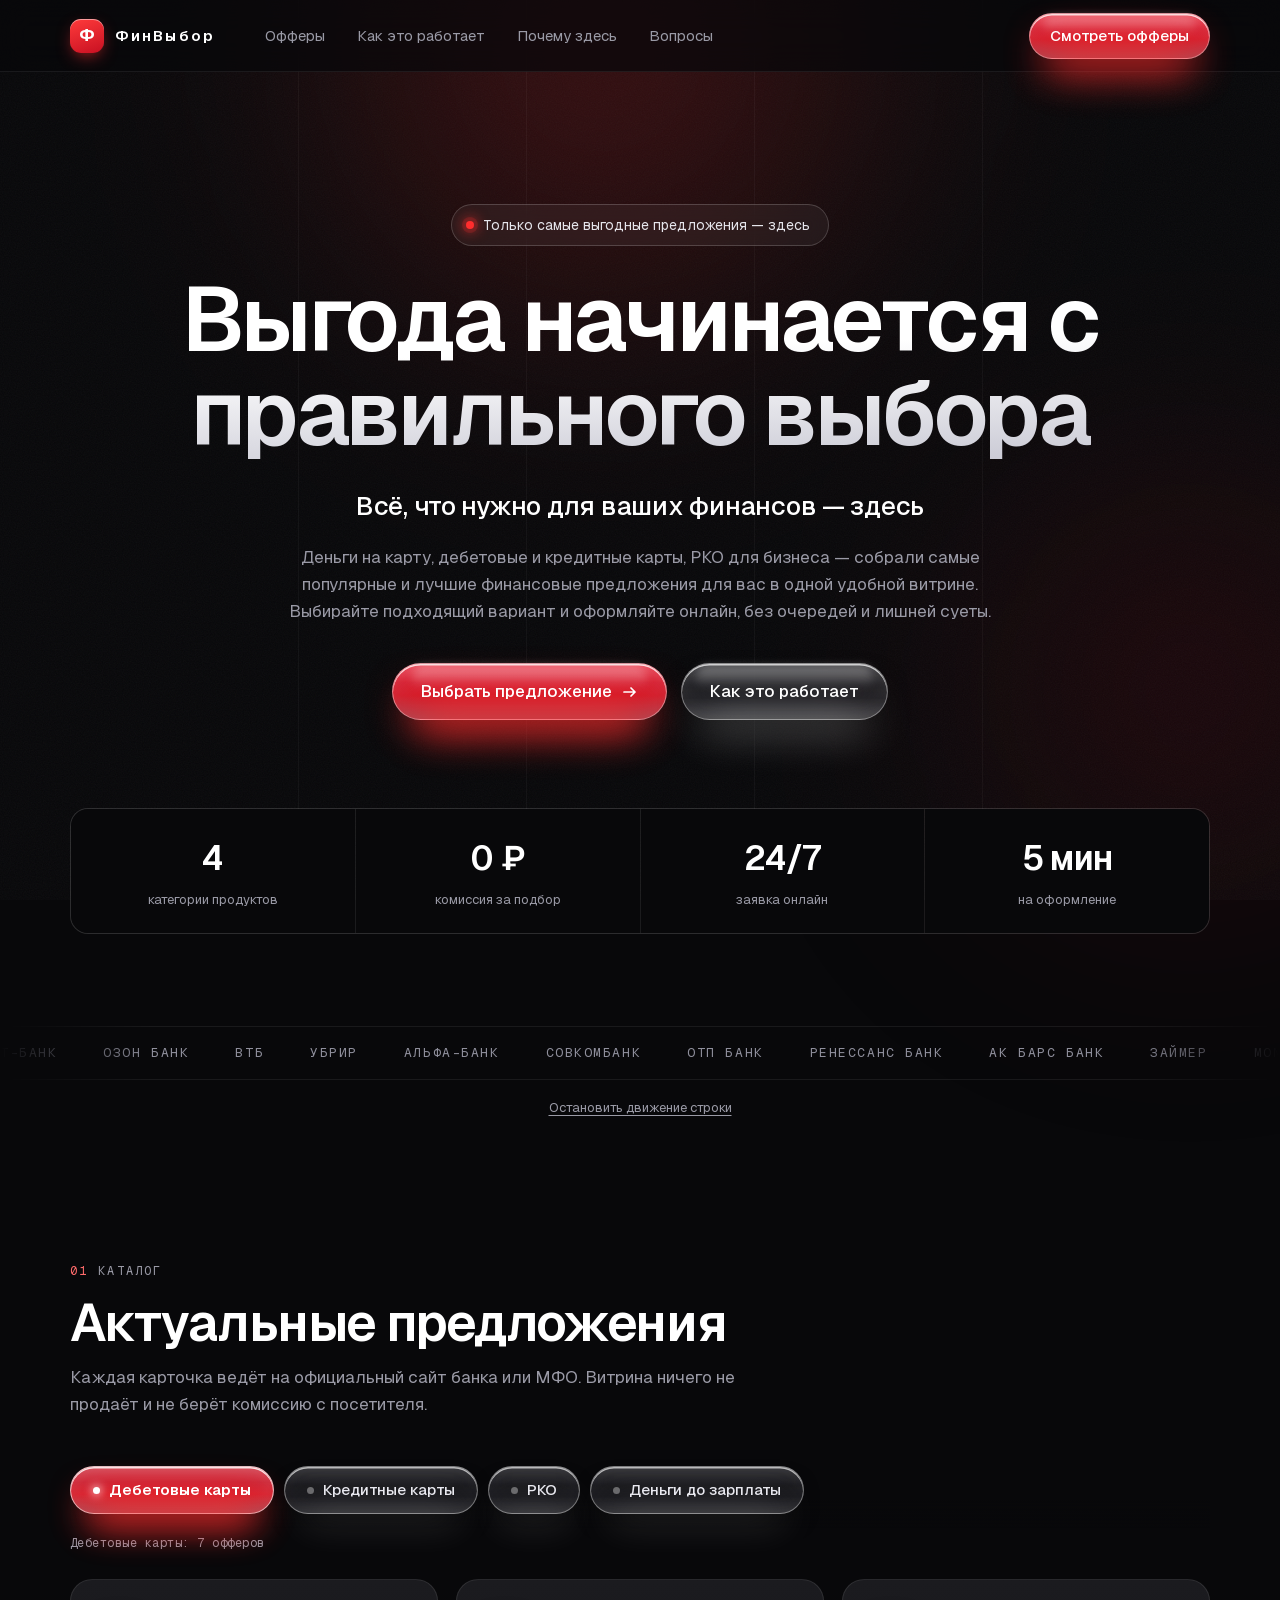
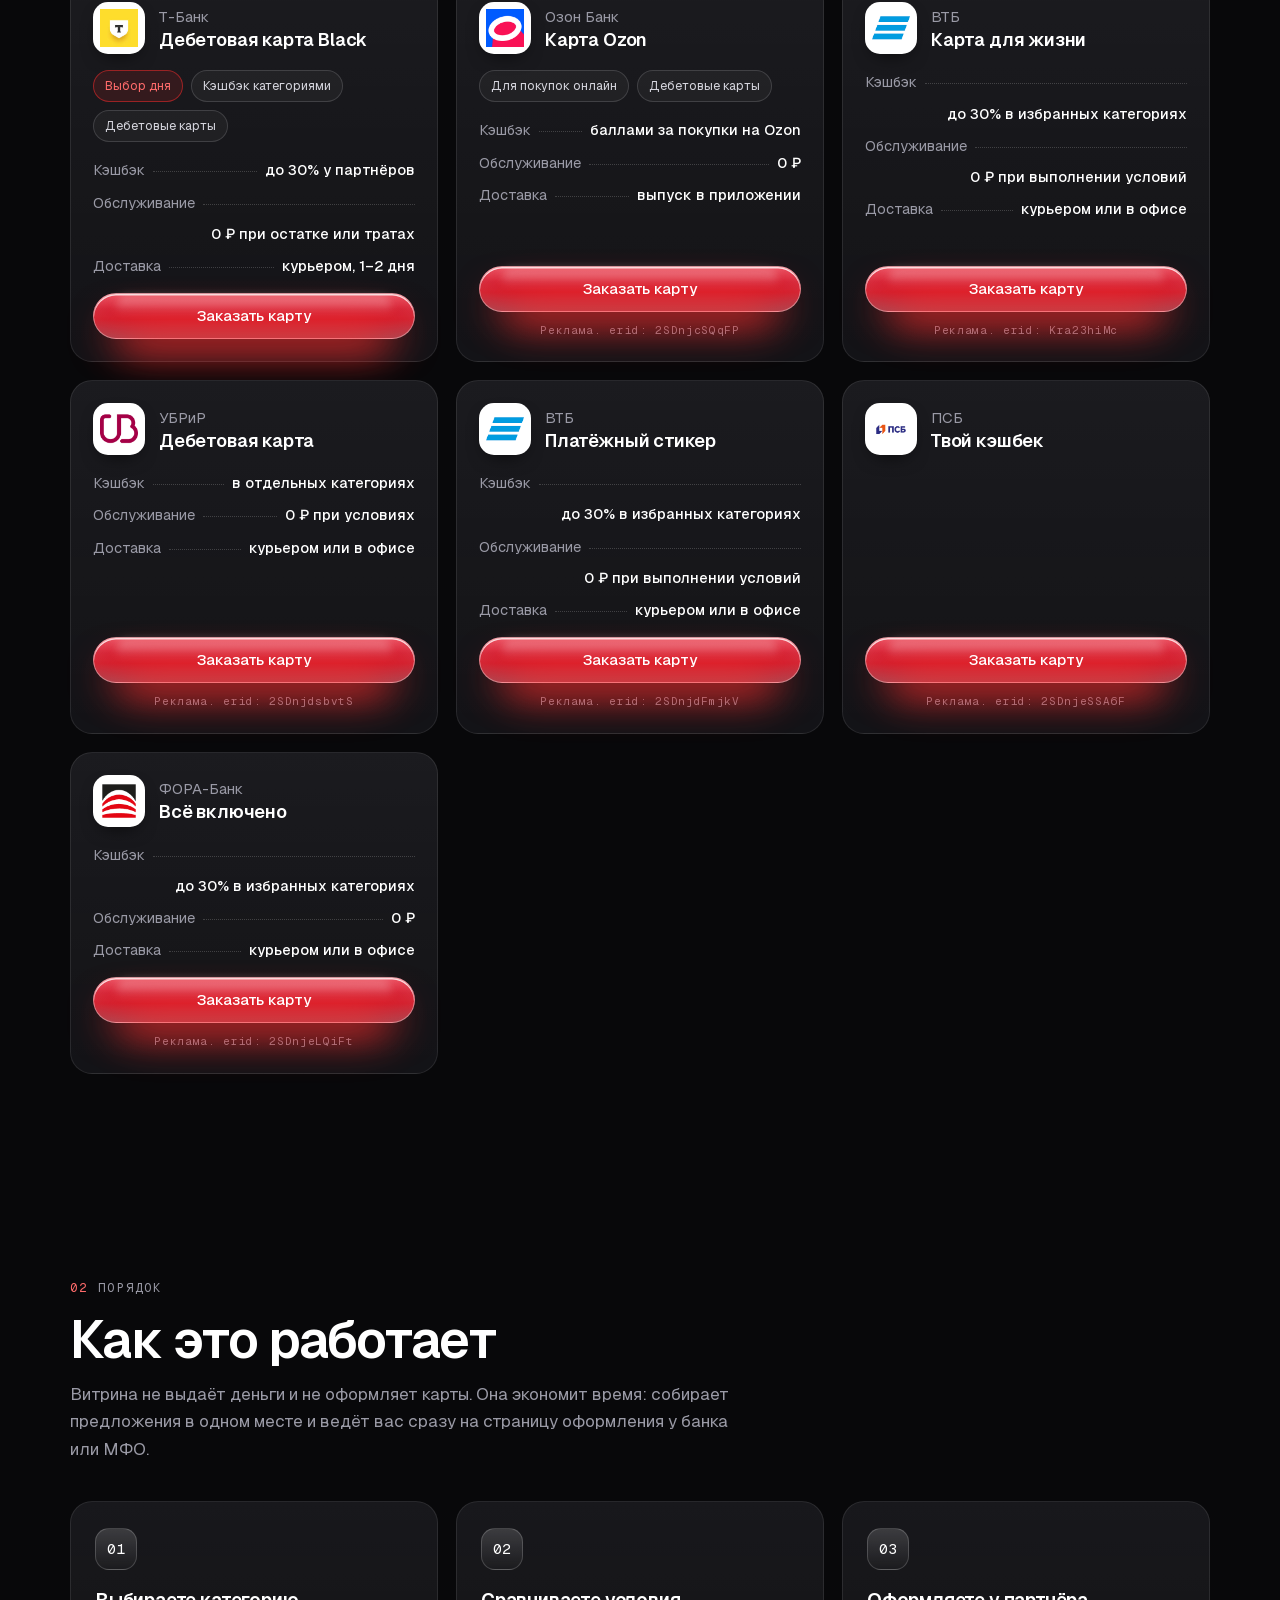
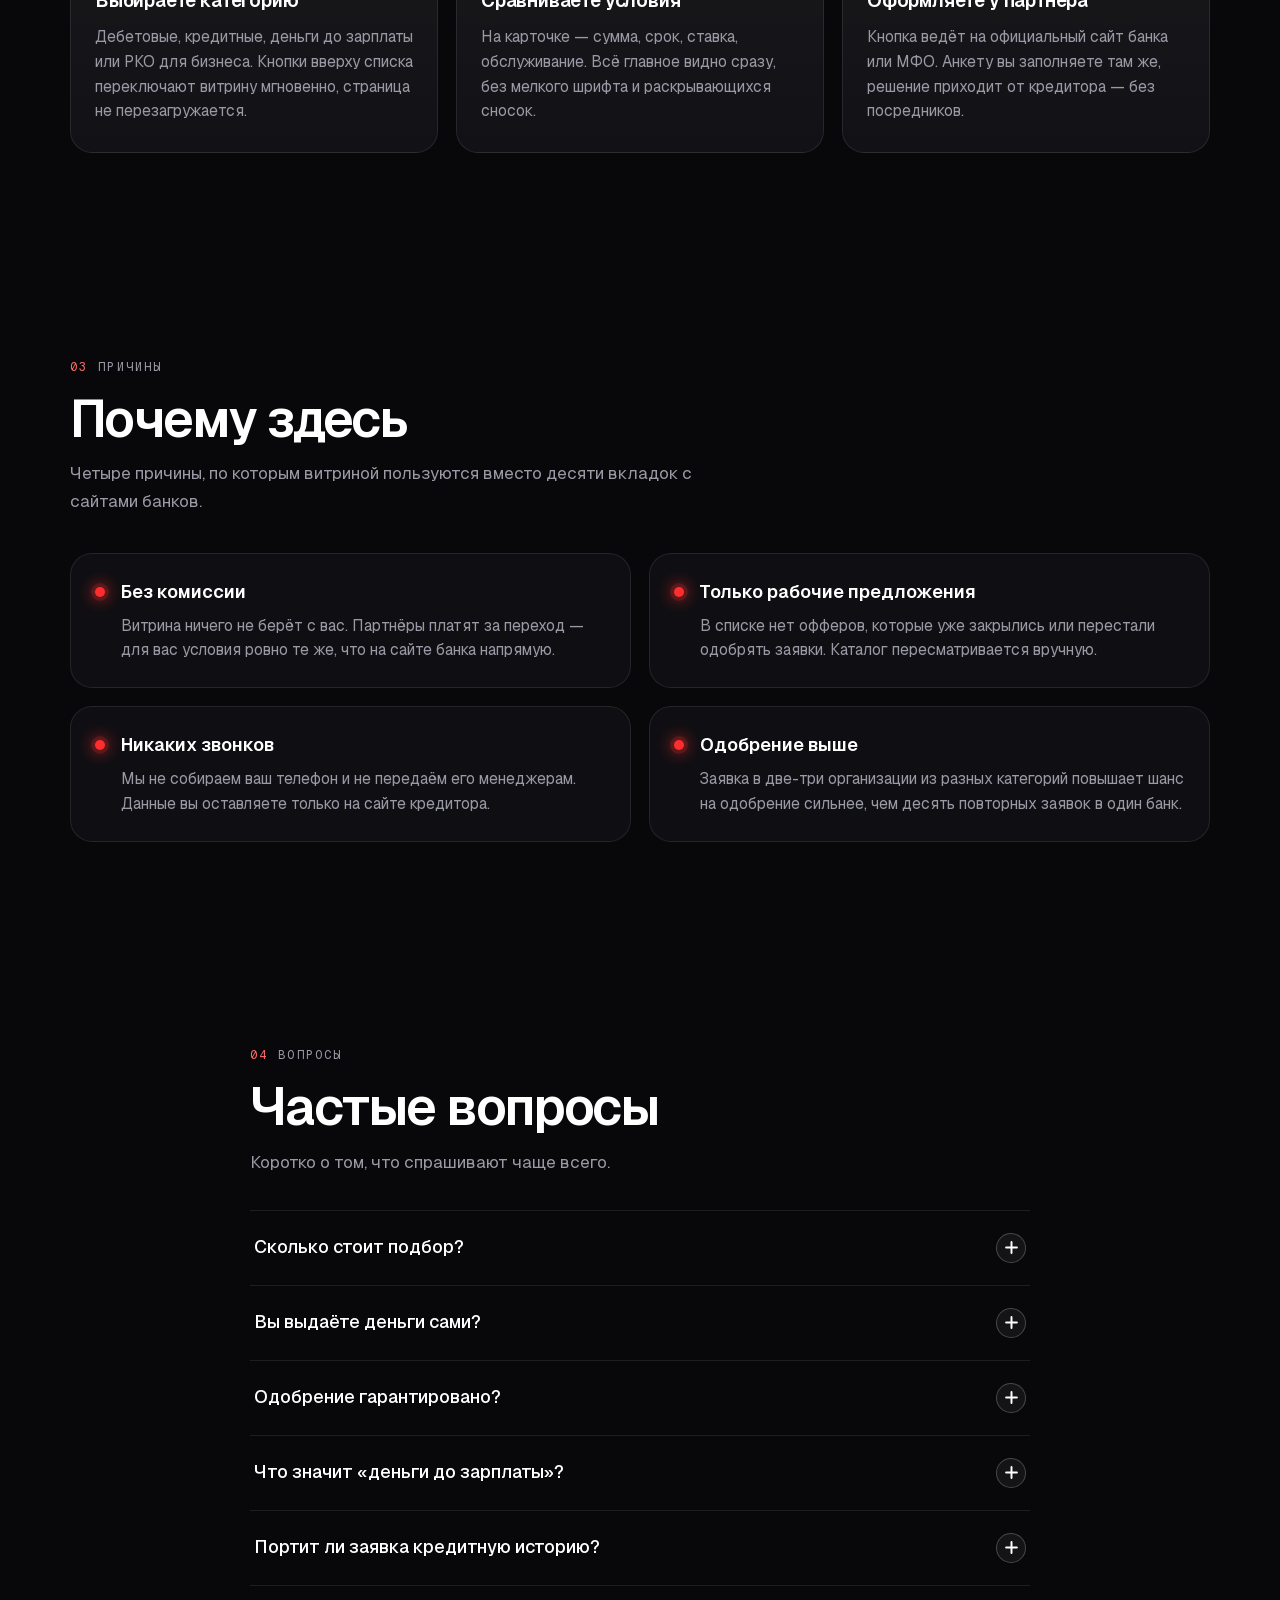
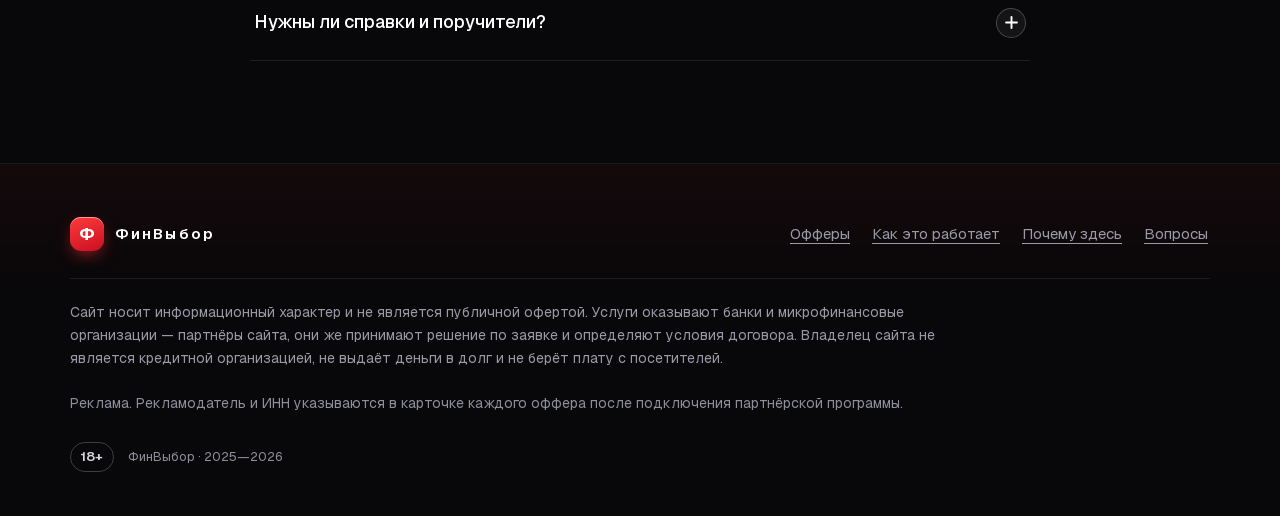
<file: index.html>
<!doctype html>
<html lang="ru">
<head>
<meta charset="utf-8">
<meta name="viewport" content="width=device-width, initial-scale=1">
<title>ФинВыбор — витрина финансовых предложений: карты, деньги до зарплаты, РКО</title>
<meta name="description" content="Дебетовые и кредитные карты, деньги до зарплаты и расчётные счета для бизнеса — собраны в одной витрине. Оформление онлайн на сайте банка или МФО.">

<!-- Пока в карточках нет наименования рекламодателя и ИНН, страницу лучше
     держать закрытой от поисковиков: erid без реквизитов — неполная
     маркировка. Появятся реквизиты от партнёрки — удалите строку ниже. -->
<meta name="robots" content="noindex, nofollow">

<link rel="icon" href="favicon.svg" type="image/svg+xml">
<meta name="theme-color" content="#08080A">
<!-- Тема только тёмная: иначе при системной светлой браузер перекрашивает
     свои же элементы — списки, автозаполнение, скроллбары -->
<meta name="color-scheme" content="dark">

<meta property="og:type" content="website">
<meta property="og:site_name" content="ФинВыбор">
<meta property="og:locale" content="ru_RU">
<meta property="og:title" content="ФинВыбор — выгода начинается с правильного выбора">
<meta property="og:description" content="Дебетовые и кредитные карты, деньги до зарплаты, РКО для бизнеса — в одной витрине.">

<link rel="preload" href="fonts/gyByhwUxId8gMEwYGFWNOITddY4.woff2" as="font" type="font/woff2" crossorigin>
<link rel="stylesheet" href="fonts/fonts.css?v=202610130001">
<link rel="stylesheet" href="styles.css?v=202610130001">
</head>
<body>

<a class="skip-link" href="#main">Перейти к основному содержимому</a>

<!-- Декорации фона. Ни одна из них ничего не значит для содержания. -->
<div class="bg" aria-hidden="true">
  <div class="bg__glow bg__glow--one"></div>
  <div class="bg__glow bg__glow--two"></div>
  <div class="bg__grid"><span></span><span></span><span></span><span></span><span></span></div>
  <div class="bg__noise"></div>
</div>

<header class="header">
  <div class="shell header__inner">
    <a class="brand" href="#main" id="brand-link">
      <span class="brand__mark" aria-hidden="true">Ф</span>
      <span class="brand__name" id="brand-name">ФинВыбор</span>
    </a>

    <nav class="nav" aria-label="Основная навигация">
      <ul class="nav__list">
        <li><a href="#offers">Офферы</a></li>
        <li><a href="#how">Как это работает</a></li>
        <li><a href="#why">Почему здесь</a></li>
        <li><a href="#faq">Вопросы</a></li>
      </ul>
    </nav>

    <a class="glass glass--accent glass--sm header__cta" href="#offers">
      <span class="glass__label">Смотреть офферы</span>
    </a>
  </div>
</header>

<main id="main" tabindex="-1">

  <!-- ============================== ПЕРВЫЙ ЭКРАН ============================== -->
  <section class="hero" aria-labelledby="hero-title">
    <div class="shell">

      <p class="badge" id="hero-badge">
        <span class="badge__dot" aria-hidden="true"></span>
        Только самые выгодные предложения — здесь
      </p>

      <h1 class="hero__title" id="hero-title">Выгода начинается с правильного выбора</h1>

      <p class="hero__subtitle" id="hero-lead-title">Всё, что нужно для ваших финансов — здесь</p>

      <p class="hero__lead" id="hero-lead">Деньги на карту, дебетовые и кредитные карты, РКО для бизнеса — собрали самые популярные и лучшие финансовые предложения для вас в одной удобной витрине. Выбирайте подходящий вариант и оформляйте онлайн, без очередей и лишней суеты.</p>

      <div class="hero__actions">
        <a class="glass glass--accent" href="#offers">
          <span class="glass__label">Выбрать предложение</span>
          <svg class="glass__arrow" viewBox="0 0 16 16" aria-hidden="true" focusable="false"><path d="M2 8h11M9 4l4 4-4 4" fill="none" stroke="currentColor" stroke-width="1.7" stroke-linecap="round" stroke-linejoin="round"/></svg>
        </a>
        <a class="glass" href="#how">
          <span class="glass__label">Как это работает</span>
        </a>
      </div>

      <ul class="stats" id="stats" aria-label="Коротко о витрине">
        <!-- заполняется из data.js -->
      </ul>

    </div>
  </section>

  <!-- ================================ ПАРТНЁРЫ ================================ -->
  <section class="ticker" aria-labelledby="ticker-title">
    <h2 class="visually-hidden" id="ticker-title">Партнёры витрины</h2>
    <div class="ticker__box">
      <div class="ticker__track" id="ticker"><!-- из data.js --></div>
    </div>
    <div class="shell ticker__foot">
      <!-- Состояние несёт сам текст кнопки. Держать здесь ещё и aria-pressed
           нельзя: остановленная строка читалась бы как «Запустить движение
           строки, кнопка, нажата» — два противоположных сигнала подряд. -->
      <button type="button" class="link-btn" id="ticker-toggle">Остановить движение строки</button>
    </div>
  </section>

  <!-- ================================= КАТАЛОГ ================================ -->
  <section class="section" id="offers" aria-labelledby="offers-title">
    <div class="shell">

      <p class="eyebrow"><span>01</span> Каталог</p>
      <h2 class="section__title" id="offers-title">Актуальные предложения</h2>
      <p class="section__lead">Каждая карточка ведёт на официальный сайт банка или МФО. Витрина ничего не продаёт и не берёт комиссию с посетителя.</p>

      <div class="filters">
        <h3 class="visually-hidden" id="filters-title">Фильтр офферов по категории</h3>
        <div class="filters__row" role="group" aria-labelledby="filters-title" id="filters"><!-- из data.js --></div>
      </div>

      <!-- Счётчик и есть живой регион: раньше рядом висела невидимая копия
           того же текста, и человек, пришедший по якорю #offers, не мог
           прочитать, какая категория сейчас выбрана. Регион стоит в разметке
           заранее: добавленный скриптом после загрузки, в WebKit он иногда
           не регистрируется, и первое переключение осталось бы неозвученным. -->
      <p class="offers__count" id="offers-count" role="status" aria-live="polite" aria-atomic="true"></p>

      <ul class="cards" id="cards"><!-- из data.js --></ul>

      <div class="empty" id="empty" hidden>
        <p class="empty__text">Каталог пока пуст. Предложения появятся здесь после обновления.</p>
      </div>

      <noscript>
        <p class="noscript">Каталог предложений собирается скриптом. Включите JavaScript, чтобы увидеть список.</p>
      </noscript>

    </div>
  </section>

  <!-- ============================ КАК ЭТО РАБОТАЕТ =========================== -->
  <section class="section" id="how" aria-labelledby="how-title">
    <div class="shell">
      <p class="eyebrow"><span>02</span> Порядок</p>
      <h2 class="section__title" id="how-title">Как это работает</h2>
      <p class="section__lead" id="how-lead"></p>
      <ol class="steps" id="steps"><!-- из data.js --></ol>
    </div>
  </section>

  <!-- ============================== ПОЧЕМУ ЗДЕСЬ ============================= -->
  <section class="section" id="why" aria-labelledby="why-title">
    <div class="shell">
      <p class="eyebrow"><span>03</span> Причины</p>
      <h2 class="section__title" id="why-title">Почему здесь</h2>
      <p class="section__lead" id="why-lead"></p>
      <ul class="reasons" id="reasons"><!-- из data.js --></ul>
    </div>
  </section>

  <!-- ============================= ЧАСТЫЕ ВОПРОСЫ ============================ -->
  <section class="section section--faq" id="faq" aria-labelledby="faq-title">
    <div class="shell shell--narrow">
      <p class="eyebrow"><span>04</span> Вопросы</p>
      <h2 class="section__title" id="faq-title">Частые вопросы</h2>
      <p class="section__lead" id="faq-lead"></p>
      <div class="faq" id="faq-list"><!-- из data.js --></div>
    </div>
  </section>

</main>

<footer class="footer">
  <div class="shell">
    <h2 class="visually-hidden">Правовая информация</h2>

    <div class="footer__top">
      <a class="brand brand--footer" href="#main">
        <span class="brand__mark" aria-hidden="true">Ф</span>
        <span class="brand__name">ФинВыбор</span>
      </a>
      <nav class="footer__nav" aria-label="Навигация в подвале">
        <ul>
          <li><a href="#offers">Офферы</a></li>
          <li><a href="#how">Как это работает</a></li>
          <li><a href="#why">Почему здесь</a></li>
          <li><a href="#faq">Вопросы</a></li>
        </ul>
      </nav>
    </div>

    <p class="footer__text" id="footer-disclaimer"></p>
    <p class="footer__text footer__text--dim" id="footer-legal"></p>

    <p class="footer__bottom">
      <span class="footer__age" id="footer-age">18+</span>
      <span id="footer-copy"></span>
    </p>
  </div>
</footer>

<!-- Каталог меняет клиент из админки, поэтому data.js не должен застревать
     в кеше браузера (GitHub Pages разрешает держать файл 10 минут).
     Метка меняется раз в минуту: свежо и без лишних загрузок. -->
<script>document.write('<script src="data.js?t=' + Math.floor(Date.now() / 60000) + '"><\/script>');</script>
<script src="draft.js?v=202610130001"></script>
<script src="script.js?v=202610130001"></script>
</body>
</html>
</file>
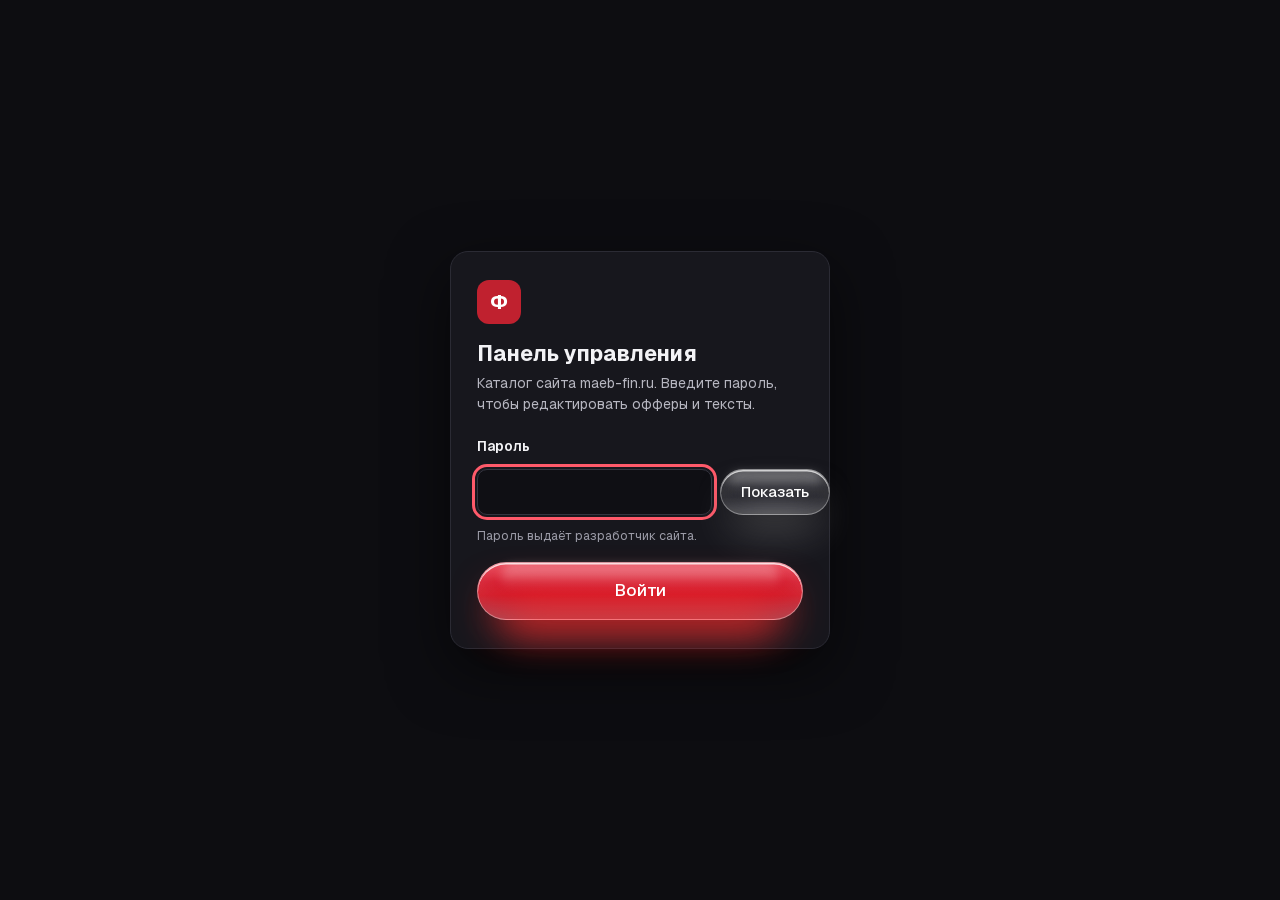
<file: admin.html>
<!doctype html>
<html lang="ru">
<head>
<meta charset="utf-8">
<meta name="viewport" content="width=device-width, initial-scale=1">
<title>Управление каталогом — ФинВыбор</title>
<meta name="robots" content="noindex, nofollow">
<link rel="icon" href="favicon.svg" type="image/svg+xml">
<meta name="color-scheme" content="dark">
<link rel="stylesheet" href="fonts/fonts.css?v=202610130001">
<link rel="stylesheet" href="styles.css?v=202610130001">
<link rel="stylesheet" href="admin.css?v=202610130001">
<style>
/* Экран входа в админку ФинВыбора. Виден только пока на body висит класс admin--locked. */
body.admin--locked > *:not(#login-gate){ display:none !important; }
#login-gate{ display:none; }
body.admin--locked #login-gate{ position:fixed; inset:0; z-index:1000; display:grid;
  place-items:center; padding:24px; background:#0d0d11; }
.login-card{ width:100%; max-width:380px; box-sizing:border-box; background:#17171d;
  border:1px solid #2b2b34; border-radius:18px; padding:28px 26px; color:#f3f3f6;
  box-shadow:0 20px 60px rgba(0,0,0,.55); }
.login-card__mark{ display:grid; place-items:center; width:44px; height:44px; border-radius:12px;
  background:#c0212f; color:#fff; font-weight:800; font-size:20px; margin:0 0 16px; }
.login-card__title{ margin:0 0 6px; font-size:22px; line-height:1.2; }
.login-card__sub{ margin:0 0 20px; color:#b7b7c1; font-size:14px; line-height:1.5; }
#login-gate .field{ margin:0 0 16px; }
#login-gate label{ display:block; margin:0 0 6px; font-size:14px; font-weight:600; }
.login-pwd-row{ display:flex; gap:8px; align-items:stretch; }
#login-gate input[type=password], #login-gate input[type=text]{
  flex:1 1 auto; min-width:0; padding:11px 12px; border-radius:10px; border:1px solid #34343f;
  background:#0f0f14; color:#fff; font-size:15px; font-family:inherit; }
#login-gate input:focus-visible, #login-gate button:focus-visible{
  outline:3px solid #ff5a6a; outline-offset:2px; }
#login-gate input[aria-invalid=true]{ border-color:#ff5a6a; }
#login-gate .hint{ display:block; margin:6px 0 0; color:#9c9ca8; font-size:12.5px; line-height:1.45; }
.login-alert{ margin:0 0 14px; padding:10px 12px; border-radius:10px; background:#3a1116;
  border:1px solid #ff5a6a; color:#ffd9dd; font-size:13.5px; line-height:1.4; }
.login-alert:empty{ padding:0; margin:0; border:0; }
#login-gate .glass--block{ width:100%; justify-content:center; }
/* «Выйти» — кнопка, но в ряду ссылок шапки выглядит как они: тот же
   отступ, размер и цвет, иначе она висела выше остальных. */
.admin-logout{ font:inherit; font-size:15px; color:var(--muted); background:none; border:0;
  padding:8px 12px; min-height:24px; border-radius:999px; cursor:pointer;
  text-decoration:underline; text-underline-offset:3px; }
.admin-logout:hover{ color:var(--text); background:rgba(255,255,255,.07); }
.admin-logout:focus-visible{ outline:3px solid #ff5a6a; outline-offset:2px; }
#login-gate .visually-hidden{ position:absolute !important; width:1px; height:1px; padding:0;
  margin:-1px; overflow:hidden; clip:rect(0 0 0 0); white-space:nowrap; border:0; }

/* Переделка «Офферы»: категории → список выбранной → окно редактирования. */
.admin-filters{ margin:2px 0 20px; }
.admin-list-head{ display:flex; align-items:center; justify-content:space-between;
  gap:14px; flex-wrap:wrap; margin:0 0 14px; }
.admin-list-head h3{ margin:0; }
.admin-list__empty{ list-style:none; color:#b7b7c1; padding:16px 2px; }
.admin-dialog--form{ width:min(680px,94vw); max-width:94vw; max-height:90vh; overflow:auto; }
.admin-dialog__head{ display:flex; align-items:flex-start; justify-content:space-between;
  gap:12px; margin:0 0 10px; }
.admin-dialog__head h3{ margin:0; }
.admin-dialog__head .icon-btn{ flex:none; }
</style>
</head>
<body class="admin admin--locked">

<!-- ВХОД. Пароль проверяется в браузере — работает и на GitHub Pages без PHP.
     Пароль расшифровывает publish-key.js (ключ сохранения на сайт): подошёл —
     значит, верный. Ни пароля, ни его быстрого хеша в исходнике нет. -->
<div id="login-gate">
  <form class="login-card" id="login-form" novalidate aria-labelledby="login-title">
    <span class="login-card__mark" aria-hidden="true">Ф</span>
    <h1 id="login-title" class="login-card__title">Панель управления</h1>
    <p class="login-card__sub">Каталог сайта maeb-fin.ru. Введите пароль, чтобы редактировать офферы и тексты.</p>
    <p class="login-insecure" id="login-insecure" hidden>
      Эта страница открыта без защищённого соединения, и проверить пароль браузер не может.
      <a id="login-secure-link" href="https://maeb-fin.ru/admin.html">Открыть панель по защищённому адресу https://maeb-fin.ru/admin.html</a>
    </p>
    <p class="field">
      <label for="login-pwd">Пароль</label>
      <span class="login-pwd-row">
        <input type="password" id="login-pwd" name="password" required aria-required="true"
               autocomplete="current-password" autocapitalize="off" spellcheck="false"
               aria-describedby="login-hint">
        <button type="button" class="glass glass--sm" id="login-toggle">
          <span class="glass__label">Показать<span class="visually-hidden"> пароль</span></span>
        </button>
      </span>
      <span class="hint" id="login-hint">Пароль выдаёт разработчик сайта.</span>
    </p>
    <p class="login-status" id="login-status" role="status"></p>
    <p class="login-alert" id="login-alert" role="alert" aria-atomic="true"></p>
    <button type="submit" class="glass glass--accent glass--block"><span class="glass__label">Войти</span></button>
  </form>
</div>
<script>
  /* Уже входили в этой вкладке — снимаем заслон до отрисовки, чтобы не мигал.
     Ключ сессии новый (maeb:session): у старого не было ключа публикации. */
  try { if (sessionStorage.getItem("maeb:session") === "1") {
    document.body.classList.remove("admin--locked");
  } } catch (e) {}
</script>

<a class="skip-link" href="#main">Перейти к основному содержимому</a>

<header class="admin-header">
  <div class="shell admin-header__inner">
    <span class="brand">
      <span class="brand__mark" aria-hidden="true">Ф</span>
      <span class="brand__name">ФинВыбор · админка</span>
    </span>
    <nav class="admin-nav" aria-label="Разделы админки">
      <ul>
        <li><a href="#offers-admin">Офферы</a></li>
        <li><a href="#texts-admin">Тексты</a></li>
        <li><a href="#publish-admin">Сохранение</a></li>
        <li><a href="index.html" target="_blank" rel="noopener noreferrer">Открыть сайт<span class="visually-hidden"> (откроется в новой вкладке)</span></a></li>
        <li><button type="button" class="admin-logout" id="btn-logout">Выйти</button></li>
      </ul>
    </nav>
  </div>
</header>

<main id="main" tabindex="-1">
  <div class="shell">

    <h1 class="admin-title">Управление каталогом</h1>
    <p class="admin-intro">
      Правки сохраняются в этом браузере и сразу видны на сайте у вас на экране —
      откройте его в соседней вкладке и проверьте, как получилось.
      Посетители увидят правки, когда вы нажмёте «Сохранить на сайт»:
      через минуту-другую сайт обновится сам.
    </p>

    <!-- Общий индикатор состояния. Живёт постоянно, не пересоздаётся. -->
    <p class="admin-status" id="status" role="status"></p>
    <div class="admin-error" id="error-box" role="alert" tabindex="-1" hidden></div>

    <!-- ======================= СОХРАНЕНИЕ НА САЙТ ======================= -->
    <!-- Кнопки обслуживает publish.js: кладёт data.js в репозиторий сайта на
         GitHub, GitHub Pages пересобирает сайт за минуту-другую. -->
    <section class="admin-publish" id="publish-admin" aria-labelledby="publish-admin-title">
      <h2 id="publish-admin-title">Сохранение на сайт</h2>
      <p class="pub-state" id="pub-state">Проверяю, что сейчас на сайте…</p>
      <div class="admin-actions">
        <button type="button" class="glass glass--accent glass--sm" id="pub-save"><span class="glass__label">Сохранить на сайт</span></button>
        <button type="button" class="glass glass--sm" id="pub-rollback" hidden><span class="glass__label">Вернуть предыдущую версию</span></button>
        <a class="glass glass--sm" id="pub-zip" href="https://codeload.github.com/Daviddavidso/nester-pp/zip/refs/heads/main"><span class="glass__label">Скачать сайт целиком</span></a>
      </div>
      <p class="pub-error" id="pub-error" role="alert"></p>
    </section>

    <!-- ============================== ОФФЕРЫ ============================== -->
    <section class="admin-section" id="offers-admin" aria-labelledby="offers-admin-title">
      <h2 id="offers-admin-title">Офферы</h2>
      <p class="admin-hint" id="offers-counter"></p>

      <h3 class="visually-hidden" id="admin-filters-title">Категории офферов</h3>
      <div class="filters__row admin-filters" role="group" aria-labelledby="admin-filters-title" id="admin-filters"></div>

      <div class="admin-list-head">
        <h3 id="list-title" tabindex="-1">Каталог</h3>
        <button type="button" class="glass glass--accent glass--sm" id="offer-add"><span class="glass__label">+ Добавить оффер</span></button>
      </div>

      <ul class="admin-list" id="offer-list"></ul>
    </section>

    <!-- Окно редактирования оффера. Нативный dialog ловит фокус и Escape,
         на закрытии возвращает фокус на кнопку, с которой открыли. -->
    <dialog id="offer-dialog" class="admin-dialog admin-dialog--form" aria-labelledby="form-title">
      <form class="admin-form" id="offer-form" novalidate>
        <div class="admin-dialog__head">
          <h3 id="form-title">Новый оффер</h3>
          <button type="button" class="icon-btn" id="offer-dialog-close" aria-label="Закрыть без сохранения"><svg viewBox="0 0 16 16" aria-hidden="true" focusable="false"><path d="M4 4l8 8M12 4l-8 8" fill="none" stroke="currentColor" stroke-width="1.6" stroke-linecap="round"/></svg></button>
        </div>

        <!-- Сводка ошибок и короткие сообщения этого окна. Снаружи они были
             бесполезны: при открытом модальном окне остальная страница для
             скринридера не существует. Роли alert тут нет намеренно —
             сводку читает переход фокуса на неё, иначе текст звучит дважды. -->
        <div class="admin-error" data-box="error" tabindex="-1" hidden></div>
        <p class="admin-status" data-box="status" role="status"></p>

          <fieldset>
            <legend>Данные оффера</legend>

            <p class="field">
              <label for="f-cat">Категория <span aria-hidden="true">*</span></label>
              <select id="f-cat" name="cat" required aria-required="true">
                <option value="">— выберите —</option>
              </select>
            </p>

            <p class="field">
              <label for="f-partner">Название банка или МФО <span aria-hidden="true">*</span></label>
              <input type="text" id="f-partner" name="partner" required aria-required="true"
                     aria-describedby="f-partner-hint" placeholder="Например: Т-Банк">
              <span class="hint" id="f-partner-hint">Так, как пишет сам партнёр. Это название читают вслух программы для незрячих.</span>
            </p>

            <p class="field">
              <label for="f-title">Название продукта <span aria-hidden="true">*</span></label>
              <input type="text" id="f-title" name="title" required aria-required="true"
                     aria-describedby="f-title-hint" placeholder="Например: Дебетовая карта Black">
              <span class="hint" id="f-title-hint">Коротко и по делу — это заголовок карточки.</span>
            </p>

            <p class="field">
              <label for="f-tag">Плашка на карточке</label>
              <input type="text" id="f-tag" name="tag" aria-describedby="f-tag-hint" placeholder="Например: Длинный грейс">
              <span class="hint" id="f-tag-hint">Два-три слова. Оставьте пустым — плашки не будет.</span>
            </p>

            <p class="field field--check">
              <input type="checkbox" id="f-hot" name="hot">
              <label for="f-hot">Поднять наверх и отметить как «Выбор дня»</label>
            </p>

            <div class="field-row">
              <p class="field">
                <label for="f-logo">Логотип</label>
                <select id="f-logo" name="logo" aria-describedby="f-logo-hint">
                  <option value="">— без логотипа —</option>
                </select>
                <span class="hint" id="f-logo-hint">Файлы лежат в папке logos. Нет нужного — оставьте пустым, встанет плашка с буквой.</span>
              </p>
              <p class="field field--logo-url" id="f-logo-url-field" hidden>
                <label for="f-logo-url">Ссылка на картинку</label>
                <input type="url" id="f-logo-url" name="logoUrl" placeholder="https://"
                       spellcheck="false" autocomplete="off" autocapitalize="off"
                       aria-describedby="f-logo-url-hint">
                <span class="hint" id="f-logo-url-hint">Вставьте прямую ссылку на картинку — png, jpg или svg.</span>
              </p>
              <p class="field field--tone">
                <label for="f-tone">Цвет плашки</label>
                <input type="color" id="f-tone" name="tone" value="#2A2A32">
              </p>
            </div>

            <p class="field">
              <label for="f-logo-file">Загрузить свою картинку</label>
              <span class="logo-file-row">
                <input type="file" id="f-logo-file"
                       accept="image/png,image/jpeg,image/webp,image/svg+xml"
                       aria-describedby="f-logo-file-hint f-logo-file-err">
                <span class="logo-preview" id="f-logo-preview" hidden><img id="f-logo-preview-img" alt=""></span>
              </span>
              <span class="hint" id="f-logo-file-hint">PNG, JPG, WebP или SVG до 4 МБ. Ужмётся до 512 px и попадёт в библиотеку «Мои картинки» — выбрать её можно для любого оффера.</span>
              <span class="field-error" id="f-logo-file-err"></span>
              <span id="f-logo-dl"></span>
            </p>
          </fieldset>

          <fieldset>
            <legend>Условия</legend>
            <div id="spec-fields" class="spec-fields">
              <p class="admin-hint">Сначала выберите категорию — поля условий зависят от неё.</p>
            </div>
          </fieldset>

          <fieldset>
            <legend>Ссылка и кнопка</legend>
            <p class="field">
              <label for="f-url">Партнёрская ссылка <span aria-hidden="true">*</span></label>
              <input type="url" id="f-url" name="url" required aria-required="true"
                     aria-describedby="f-url-hint" placeholder="https://">
              <span class="hint" id="f-url-hint">Полный адрес вместе с https://. Если в ссылке есть erid, плашка «Реклама» на карточке появится сама.</span>
            </p>
          </fieldset>

          <div class="admin-actions">
            <button type="submit" class="glass glass--accent glass--sm"><span class="glass__label">Сохранить оффер</span></button>
            <button type="button" class="glass glass--sm" id="offer-cancel"><span class="glass__label">Отмена</span></button>
          </div>
      </form>
    </dialog>

    <!-- ============================== ТЕКСТЫ ============================== -->
    <section class="admin-section" id="texts-admin" aria-labelledby="texts-admin-title">
      <h2 id="texts-admin-title">Тексты сайта</h2>
      <p class="admin-hint">Меняется то, что человек читает на странице. Пустое поле — блок просто не отрисуется.</p>

      <form class="admin-form admin-form--wide" id="texts-form" novalidate>

        <fieldset>
          <legend>Первый экран</legend>
          <p class="field">
            <label for="t-badge">Плашка над заголовком</label>
            <input type="text" id="t-badge" name="badge">
          </p>
          <p class="field">
            <label for="t-title">Главный заголовок</label>
            <input type="text" id="t-title" name="title">
          </p>
          <p class="field">
            <label for="t-leadtitle">Подзаголовок</label>
            <input type="text" id="t-leadtitle" name="leadTitle">
          </p>
          <p class="field">
            <label for="t-lead">Текст под подзаголовком</label>
            <textarea id="t-lead" name="lead" rows="4"></textarea>
          </p>
        </fieldset>

        <fieldset>
          <legend>Четыре цифры</legend>
          <div class="field-row" id="stats-fields"></div>
        </fieldset>

        <fieldset>
          <legend>Как это работает</legend>
          <p class="field">
            <label for="t-how-title">Заголовок блока</label>
            <input type="text" id="t-how-title" name="howTitle">
          </p>
          <p class="field">
            <label for="t-how-lead">Вступление</label>
            <textarea id="t-how-lead" name="howLead" rows="3"></textarea>
          </p>
          <div id="steps-fields"></div>
        </fieldset>

        <fieldset>
          <legend>Почему здесь</legend>
          <p class="field">
            <label for="t-why-title">Заголовок блока</label>
            <input type="text" id="t-why-title" name="whyTitle">
          </p>
          <p class="field">
            <label for="t-why-lead">Вступление</label>
            <textarea id="t-why-lead" name="whyLead" rows="3"></textarea>
          </p>
          <div id="reasons-fields"></div>
        </fieldset>

        <fieldset>
          <legend>Частые вопросы</legend>
          <p class="field">
            <label for="t-faq-title">Заголовок блока</label>
            <input type="text" id="t-faq-title" name="faqTitle">
          </p>
          <p class="field">
            <label for="t-faq-lead">Вступление</label>
            <textarea id="t-faq-lead" name="faqLead" rows="2"></textarea>
          </p>
          <div id="faq-fields"></div>
          <p class="admin-actions">
            <button type="button" class="glass glass--sm" id="faq-add"><span class="glass__label">Добавить вопрос</span></button>
          </p>
        </fieldset>

        <fieldset>
          <legend>Подвал</legend>
          <p class="field">
            <label for="t-disclaimer">Дисклеймер</label>
            <textarea id="t-disclaimer" name="disclaimer" rows="4"></textarea>
          </p>
          <p class="field">
            <label for="t-legal">Строка о маркировке рекламы</label>
            <textarea id="t-legal" name="legal" rows="2"></textarea>
          </p>
        </fieldset>

        <div class="admin-actions">
          <button type="submit" class="glass glass--accent glass--sm"><span class="glass__label">Сохранить тексты</span></button>
        </div>
      </form>
    </section>

    <!-- ============================ ПУБЛИКАЦИЯ ============================ -->
    <section class="admin-section" id="export-admin" aria-labelledby="export-admin-title">
      <h2 id="export-admin-title">Копия каталога и сброс правок</h2>
      <p class="admin-hint">
        «Скачать data.js» сохранит на компьютер копию каталога со всеми правками —
        на всякий случай или чтобы отправить разработчику.
        «Отменить все правки» выбросит то, что ещё не сохранено на сайт, и вернёт
        версию, которая сейчас на сайте.
      </p>

      <div class="admin-actions">
        <button type="button" class="glass glass--accent glass--sm" id="export-download"><span class="glass__label">Скачать data.js</span></button>
        <button type="button" class="glass glass--sm" id="export-copy"><span class="glass__label">Скопировать содержимое</span></button>
        <button type="button" class="glass glass--sm" id="export-reset"><span class="glass__label">Отменить все правки</span></button>
      </div>

      <p class="field">
        <label for="export-text">Содержимое файла data.js</label>
        <textarea id="export-text" rows="14" readonly spellcheck="false"></textarea>
      </p>
    </section>

  </div>
</main>

<!-- Подтверждение удаления. Нативный dialog сам ловит фокус и Escape. -->
<dialog id="confirm" class="admin-dialog" role="alertdialog"
        aria-labelledby="confirm-title" aria-describedby="confirm-text">
  <h2 id="confirm-title">Удалить?</h2>
  <p id="confirm-text"></p>
  <!-- Пока окно открыто, всё вне его для скринридера не существует —
       сообщения админки («Готово» и т. п.) говорятся отсюда. -->
  <p class="visually-hidden" data-box="status" role="status"></p>
  <div class="admin-actions">
    <button type="button" class="glass glass--sm" id="confirm-cancel"><span class="glass__label">Отмена</span></button>
    <button type="button" class="glass glass--accent glass--sm" id="confirm-ok"><span class="glass__label">Удалить</span></button>
  </div>
</dialog>

<!-- Сайт живёт на GitHub Pages, PHP тут нет — каталог грузится обычным файлом.
     Метка времени в адресе: админка всегда берёт свежий каталог и свежий ключ,
     а не копию из кеша браузера (Pages разрешает держать файлы 10 минут). -->
<script>
  document.write('<script src="data.js?t=' + Date.now() + '"><\/script>');
  document.write('<script src="publish-key.js?t=' + Date.now() + '"><\/script>');
</script>
<script src="draft.js?v=202610130001"></script>
<script src="admin.js?v=202610130001"></script>
<!-- Сохранение прямо на сайт: publish.js кладёт data.js в репозиторий сайта
     через GitHub API ключом из publish-key.js. Нет ключа — кнопка честно
     называется «Скачать файл с правками» и отдаёт файл для разработчика. -->
<script>
  window.PUBLISH = {
    repo: 'Daviddavidso/nester-pp',
    branch: 'main',
    file: 'data.js',
    liveUrl: 'data.js'
  };
</script>
<script src="publish.js?v=202610130001"></script>
<script>
/* Вход в админку ФинВыбора. Проверка — в браузере, поэтому работает и на
   GitHub Pages, где сервера нет. Пароль расшифровывает publish-key.js
   (PBKDF2-SHA256 600 000 итераций + AES-GCM): расшифровалось — пароль
   верный, а внутри лежит ключ сохранения на сайт. Ни пароля, ни быстрого
   хеша в исходнике нет — подбирать перебором долго и дорого.
   Сменить пароль: node tools/publish-key.mjs password (см. README). */
(function () {
  "use strict";
  var SESSION = "maeb:session";
  var TOKEN   = "maeb:gh";

  var body   = document.body;
  var form   = document.getElementById("login-form");
  var pwd    = document.getElementById("login-pwd");
  var toggle = document.getElementById("login-toggle");
  var box    = document.getElementById("login-alert");
  var status = document.getElementById("login-status");
  var submit = form.querySelector('button[type="submit"]');
  var busy   = false;

  var secure = !!(window.isSecureContext && window.crypto && crypto.subtle && window.TextEncoder);

  /* Без https браузер не даёт криптографию — проверять пароль нечем.
     Свой домен просто переводим на https, остальное объясняем словами. */
  if (!secure && body.classList.contains("admin--locked")) {
    if (location.protocol === "http:" && /(^|\.)maeb-fin\.ru$/.test(location.hostname)) {
      location.replace("https://" + location.host + location.pathname);
      return;
    }
    document.getElementById("login-insecure").hidden = false;
    setTimeout(function () { try { document.getElementById("login-secure-link").focus(); } catch (e) {} }, 0);
  } else if (body.classList.contains("admin--locked")) {
    /* Фокус в поле пароля, если заслон ещё стоит. */
    setTimeout(function () { try { pwd.focus(); } catch (e) {} }, 0);
  }

  function bytes(b64) {
    var s = atob(b64), out = new Uint8Array(s.length);
    for (var i = 0; i < s.length; i++) out[i] = s.charCodeAt(i);
    return out;
  }

  /* Ошибка расшифровки AES-GCM = неверный пароль. Всё остальное — поломка. */
  function unlock(password) {
    var k = window.PUBLISH_KEY;
    if (!k || !k.ct) return Promise.reject(new Error("nokey"));
    return crypto.subtle.importKey("raw", new TextEncoder().encode(password), "PBKDF2", false, ["deriveKey"])
      .then(function (base) {
        return crypto.subtle.deriveKey(
          { name: "PBKDF2", hash: "SHA-256", salt: bytes(k.salt), iterations: k.iter },
          base, { name: "AES-GCM", length: 256 }, false, ["decrypt"]);
      })
      .then(function (key) {
        return crypto.subtle.decrypt({ name: "AES-GCM", iv: bytes(k.iv) }, key, bytes(k.ct))
          .then(function (buf) { return JSON.parse(new TextDecoder().decode(buf)); },
                function () { var e = new Error("wrong"); e.wrong = true; throw e; });
      });
  }

  toggle.addEventListener("click", function () {
    var shown = pwd.type === "text";
    pwd.type = shown ? "password" : "text";
    toggle.querySelector(".glass__label").childNodes[0].nodeValue = shown ? "Показать" : "Скрыть";
    pwd.focus();
  });

  pwd.addEventListener("input", function () {
    pwd.removeAttribute("aria-invalid");
    pwd.setAttribute("aria-describedby", "login-hint");
    box.textContent = "";
  });

  function setBusy(on) {
    busy = on;
    submit.setAttribute("aria-disabled", on ? "true" : "false");
    status.textContent = on ? "Проверяю пароль…" : "";
  }

  function showError(msg, invalid) {
    if (invalid) {
      pwd.setAttribute("aria-invalid", "true");
      pwd.setAttribute("aria-describedby", "login-hint login-alert");
    }
    /* Пустой такт перед текстом: одинаковая ошибка подряд (Enter дважды в
       пустом поле) иначе не прозвучала бы второй раз. role=alert объявляет
       и после перевода фокуса. */
    box.textContent = "";
    setTimeout(function () { box.textContent = msg; }, 60);
    pwd.focus();
    if (invalid) pwd.select();
  }

  form.addEventListener("submit", function (e) {
    e.preventDefault();
    if (busy) return;
    /* Сначала чистим: второй неверный пароль подряд иначе не прозвучит —
       текст тот же, фокус уже в поле. */
    box.textContent = "";
    if (!secure) {
      showError("Ошибка: проверить пароль можно только по защищённому адресу https://maeb-fin.ru/admin.html.", false);
      return;
    }
    if (!pwd.value) {
      showError("Ошибка: введите пароль — поле пустое.", true);
      return;
    }
    setBusy(true);
    unlock(pwd.value).then(function (payload) {
      setBusy(false);
      try {
        sessionStorage.setItem(SESSION, "1");
        if (payload && payload.gh) sessionStorage.setItem(TOKEN, payload.gh);
        else sessionStorage.removeItem(TOKEN);
      } catch (err) {}
      pwd.value = "";
      body.classList.remove("admin--locked");   /* заслон скрывается по CSS */
      document.dispatchEvent(new CustomEvent("maeb:unlocked"));
      var m = document.getElementById("main");
      if (m) m.focus();
    }, function (err) {
      setBusy(false);
      if (err && err.wrong) {
        showError("Ошибка: неверный пароль. Проверьте раскладку клавиатуры и регистр букв.", true);
      } else {
        showError("Ошибка: не получилось проверить пароль. Обновите страницу и попробуйте ещё раз.", false);
      }
    });
  });

  var out = document.getElementById("btn-logout");
  if (out) out.addEventListener("click", function () {
    try { sessionStorage.removeItem(SESSION); sessionStorage.removeItem(TOKEN); } catch (e) {}
    location.reload();
  });
})();
</script>
</body>
</html>
</file>
<file: fonts/fonts.css>
/* cyrillic-ext */
@font-face {
  font-family: 'Geist';
  font-style: normal;
  font-weight: 400;
  font-display: swap;
  src: url(gyByhwUxId8gMEwRGFWNOITddY4.woff2) format('woff2');
  unicode-range: U+0460-052F, U+1C80-1C8A, U+20B4, U+2DE0-2DFF, U+A640-A69F, U+FE2E-FE2F;
}
/* cyrillic */
@font-face {
  font-family: 'Geist';
  font-style: normal;
  font-weight: 400;
  font-display: swap;
  src: url(gyByhwUxId8gMEwYGFWNOITddY4.woff2) format('woff2');
  unicode-range: U+0301, U+0400-045F, U+0490-0491, U+04B0-04B1, U+2116;
}
/* vietnamese */
@font-face {
  font-family: 'Geist';
  font-style: normal;
  font-weight: 400;
  font-display: swap;
  src: url(gyByhwUxId8gMEwTGFWNOITddY4.woff2) format('woff2');
  unicode-range: U+0102-0103, U+0110-0111, U+0128-0129, U+0168-0169, U+01A0-01A1, U+01AF-01B0, U+0300-0301, U+0303-0304, U+0308-0309, U+0323, U+0329, U+1EA0-1EF9, U+20AB;
}
/* latin-ext */
@font-face {
  font-family: 'Geist';
  font-style: normal;
  font-weight: 400;
  font-display: swap;
  src: url(gyByhwUxId8gMEwSGFWNOITddY4.woff2) format('woff2');
  unicode-range: U+0100-02BA, U+02BD-02C5, U+02C7-02CC, U+02CE-02D7, U+02DD-02FF, U+0304, U+0308, U+0329, U+1D00-1DBF, U+1E00-1E9F, U+1EF2-1EFF, U+2020, U+20A0-20AB, U+20AD-20C0, U+2113, U+2C60-2C7F, U+A720-A7FF;
}
/* latin */
@font-face {
  font-family: 'Geist';
  font-style: normal;
  font-weight: 400;
  font-display: swap;
  src: url(gyByhwUxId8gMEwcGFWNOITd.woff2) format('woff2');
  unicode-range: U+0000-00FF, U+0131, U+0152-0153, U+02BB-02BC, U+02C6, U+02DA, U+02DC, U+0304, U+0308, U+0329, U+2000-206F, U+20AC, U+2122, U+2191, U+2193, U+2212, U+2215, U+FEFF, U+FFFD;
}
/* cyrillic-ext */
@font-face {
  font-family: 'Geist';
  font-style: normal;
  font-weight: 500;
  font-display: swap;
  src: url(gyByhwUxId8gMEwRGFWNOITddY4.woff2) format('woff2');
  unicode-range: U+0460-052F, U+1C80-1C8A, U+20B4, U+2DE0-2DFF, U+A640-A69F, U+FE2E-FE2F;
}
/* cyrillic */
@font-face {
  font-family: 'Geist';
  font-style: normal;
  font-weight: 500;
  font-display: swap;
  src: url(gyByhwUxId8gMEwYGFWNOITddY4.woff2) format('woff2');
  unicode-range: U+0301, U+0400-045F, U+0490-0491, U+04B0-04B1, U+2116;
}
/* vietnamese */
@font-face {
  font-family: 'Geist';
  font-style: normal;
  font-weight: 500;
  font-display: swap;
  src: url(gyByhwUxId8gMEwTGFWNOITddY4.woff2) format('woff2');
  unicode-range: U+0102-0103, U+0110-0111, U+0128-0129, U+0168-0169, U+01A0-01A1, U+01AF-01B0, U+0300-0301, U+0303-0304, U+0308-0309, U+0323, U+0329, U+1EA0-1EF9, U+20AB;
}
/* latin-ext */
@font-face {
  font-family: 'Geist';
  font-style: normal;
  font-weight: 500;
  font-display: swap;
  src: url(gyByhwUxId8gMEwSGFWNOITddY4.woff2) format('woff2');
  unicode-range: U+0100-02BA, U+02BD-02C5, U+02C7-02CC, U+02CE-02D7, U+02DD-02FF, U+0304, U+0308, U+0329, U+1D00-1DBF, U+1E00-1E9F, U+1EF2-1EFF, U+2020, U+20A0-20AB, U+20AD-20C0, U+2113, U+2C60-2C7F, U+A720-A7FF;
}
/* latin */
@font-face {
  font-family: 'Geist';
  font-style: normal;
  font-weight: 500;
  font-display: swap;
  src: url(gyByhwUxId8gMEwcGFWNOITd.woff2) format('woff2');
  unicode-range: U+0000-00FF, U+0131, U+0152-0153, U+02BB-02BC, U+02C6, U+02DA, U+02DC, U+0304, U+0308, U+0329, U+2000-206F, U+20AC, U+2122, U+2191, U+2193, U+2212, U+2215, U+FEFF, U+FFFD;
}
/* cyrillic-ext */
@font-face {
  font-family: 'Geist';
  font-style: normal;
  font-weight: 600;
  font-display: swap;
  src: url(gyByhwUxId8gMEwRGFWNOITddY4.woff2) format('woff2');
  unicode-range: U+0460-052F, U+1C80-1C8A, U+20B4, U+2DE0-2DFF, U+A640-A69F, U+FE2E-FE2F;
}
/* cyrillic */
@font-face {
  font-family: 'Geist';
  font-style: normal;
  font-weight: 600;
  font-display: swap;
  src: url(gyByhwUxId8gMEwYGFWNOITddY4.woff2) format('woff2');
  unicode-range: U+0301, U+0400-045F, U+0490-0491, U+04B0-04B1, U+2116;
}
/* vietnamese */
@font-face {
  font-family: 'Geist';
  font-style: normal;
  font-weight: 600;
  font-display: swap;
  src: url(gyByhwUxId8gMEwTGFWNOITddY4.woff2) format('woff2');
  unicode-range: U+0102-0103, U+0110-0111, U+0128-0129, U+0168-0169, U+01A0-01A1, U+01AF-01B0, U+0300-0301, U+0303-0304, U+0308-0309, U+0323, U+0329, U+1EA0-1EF9, U+20AB;
}
/* latin-ext */
@font-face {
  font-family: 'Geist';
  font-style: normal;
  font-weight: 600;
  font-display: swap;
  src: url(gyByhwUxId8gMEwSGFWNOITddY4.woff2) format('woff2');
  unicode-range: U+0100-02BA, U+02BD-02C5, U+02C7-02CC, U+02CE-02D7, U+02DD-02FF, U+0304, U+0308, U+0329, U+1D00-1DBF, U+1E00-1E9F, U+1EF2-1EFF, U+2020, U+20A0-20AB, U+20AD-20C0, U+2113, U+2C60-2C7F, U+A720-A7FF;
}
/* latin */
@font-face {
  font-family: 'Geist';
  font-style: normal;
  font-weight: 600;
  font-display: swap;
  src: url(gyByhwUxId8gMEwcGFWNOITd.woff2) format('woff2');
  unicode-range: U+0000-00FF, U+0131, U+0152-0153, U+02BB-02BC, U+02C6, U+02DA, U+02DC, U+0304, U+0308, U+0329, U+2000-206F, U+20AC, U+2122, U+2191, U+2193, U+2212, U+2215, U+FEFF, U+FFFD;
}
/* cyrillic-ext */
@font-face {
  font-family: 'Geist';
  font-style: normal;
  font-weight: 700;
  font-display: swap;
  src: url(gyByhwUxId8gMEwRGFWNOITddY4.woff2) format('woff2');
  unicode-range: U+0460-052F, U+1C80-1C8A, U+20B4, U+2DE0-2DFF, U+A640-A69F, U+FE2E-FE2F;
}
/* cyrillic */
@font-face {
  font-family: 'Geist';
  font-style: normal;
  font-weight: 700;
  font-display: swap;
  src: url(gyByhwUxId8gMEwYGFWNOITddY4.woff2) format('woff2');
  unicode-range: U+0301, U+0400-045F, U+0490-0491, U+04B0-04B1, U+2116;
}
/* vietnamese */
@font-face {
  font-family: 'Geist';
  font-style: normal;
  font-weight: 700;
  font-display: swap;
  src: url(gyByhwUxId8gMEwTGFWNOITddY4.woff2) format('woff2');
  unicode-range: U+0102-0103, U+0110-0111, U+0128-0129, U+0168-0169, U+01A0-01A1, U+01AF-01B0, U+0300-0301, U+0303-0304, U+0308-0309, U+0323, U+0329, U+1EA0-1EF9, U+20AB;
}
/* latin-ext */
@font-face {
  font-family: 'Geist';
  font-style: normal;
  font-weight: 700;
  font-display: swap;
  src: url(gyByhwUxId8gMEwSGFWNOITddY4.woff2) format('woff2');
  unicode-range: U+0100-02BA, U+02BD-02C5, U+02C7-02CC, U+02CE-02D7, U+02DD-02FF, U+0304, U+0308, U+0329, U+1D00-1DBF, U+1E00-1E9F, U+1EF2-1EFF, U+2020, U+20A0-20AB, U+20AD-20C0, U+2113, U+2C60-2C7F, U+A720-A7FF;
}
/* latin */
@font-face {
  font-family: 'Geist';
  font-style: normal;
  font-weight: 700;
  font-display: swap;
  src: url(gyByhwUxId8gMEwcGFWNOITd.woff2) format('woff2');
  unicode-range: U+0000-00FF, U+0131, U+0152-0153, U+02BB-02BC, U+02C6, U+02DA, U+02DC, U+0304, U+0308, U+0329, U+2000-206F, U+20AC, U+2122, U+2191, U+2193, U+2212, U+2215, U+FEFF, U+FFFD;
}
/* cyrillic-ext */
@font-face {
  font-family: 'Geist Mono';
  font-style: normal;
  font-weight: 400;
  font-display: swap;
  src: url(or3nQ6H-1_WfwkMZI_qYFrodmhHkjkotbA.woff2) format('woff2');
  unicode-range: U+0460-052F, U+1C80-1C8A, U+20B4, U+2DE0-2DFF, U+A640-A69F, U+FE2E-FE2F;
}
/* cyrillic */
@font-face {
  font-family: 'Geist Mono';
  font-style: normal;
  font-weight: 400;
  font-display: swap;
  src: url(or3nQ6H-1_WfwkMZI_qYFrMdmhHkjkotbA.woff2) format('woff2');
  unicode-range: U+0301, U+0400-045F, U+0490-0491, U+04B0-04B1, U+2116;
}
/* symbols2 */
@font-face {
  font-family: 'Geist Mono';
  font-style: normal;
  font-weight: 400;
  font-display: swap;
  src: url(or3nQ6H-1_WfwkMZI_qYFg08vz7MhEIVVeA.woff2) format('woff2');
  unicode-range: U+2000-2001, U+2004-2008, U+200A, U+23B8-23BD, U+2500-259F;
}
/* vietnamese */
@font-face {
  font-family: 'Geist Mono';
  font-style: normal;
  font-weight: 400;
  font-display: swap;
  src: url(or3nQ6H-1_WfwkMZI_qYFrgdmhHkjkotbA.woff2) format('woff2');
  unicode-range: U+0102-0103, U+0110-0111, U+0128-0129, U+0168-0169, U+01A0-01A1, U+01AF-01B0, U+0300-0301, U+0303-0304, U+0308-0309, U+0323, U+0329, U+1EA0-1EF9, U+20AB;
}
/* latin-ext */
@font-face {
  font-family: 'Geist Mono';
  font-style: normal;
  font-weight: 400;
  font-display: swap;
  src: url(or3nQ6H-1_WfwkMZI_qYFrkdmhHkjkotbA.woff2) format('woff2');
  unicode-range: U+0100-02BA, U+02BD-02C5, U+02C7-02CC, U+02CE-02D7, U+02DD-02FF, U+0304, U+0308, U+0329, U+1D00-1DBF, U+1E00-1E9F, U+1EF2-1EFF, U+2020, U+20A0-20AB, U+20AD-20C0, U+2113, U+2C60-2C7F, U+A720-A7FF;
}
/* latin */
@font-face {
  font-family: 'Geist Mono';
  font-style: normal;
  font-weight: 400;
  font-display: swap;
  src: url(or3nQ6H-1_WfwkMZI_qYFrcdmhHkjko.woff2) format('woff2');
  unicode-range: U+0000-00FF, U+0131, U+0152-0153, U+02BB-02BC, U+02C6, U+02DA, U+02DC, U+0304, U+0308, U+0329, U+2000-206F, U+20AC, U+2122, U+2191, U+2193, U+2212, U+2215, U+FEFF, U+FFFD;
}
/* cyrillic-ext */
@font-face {
  font-family: 'Geist Mono';
  font-style: normal;
  font-weight: 500;
  font-display: swap;
  src: url(or3nQ6H-1_WfwkMZI_qYFrodmhHkjkotbA.woff2) format('woff2');
  unicode-range: U+0460-052F, U+1C80-1C8A, U+20B4, U+2DE0-2DFF, U+A640-A69F, U+FE2E-FE2F;
}
/* cyrillic */
@font-face {
  font-family: 'Geist Mono';
  font-style: normal;
  font-weight: 500;
  font-display: swap;
  src: url(or3nQ6H-1_WfwkMZI_qYFrMdmhHkjkotbA.woff2) format('woff2');
  unicode-range: U+0301, U+0400-045F, U+0490-0491, U+04B0-04B1, U+2116;
}
/* symbols2 */
@font-face {
  font-family: 'Geist Mono';
  font-style: normal;
  font-weight: 500;
  font-display: swap;
  src: url(or3nQ6H-1_WfwkMZI_qYFg08vz7MhEIVVeA.woff2) format('woff2');
  unicode-range: U+2000-2001, U+2004-2008, U+200A, U+23B8-23BD, U+2500-259F;
}
/* vietnamese */
@font-face {
  font-family: 'Geist Mono';
  font-style: normal;
  font-weight: 500;
  font-display: swap;
  src: url(or3nQ6H-1_WfwkMZI_qYFrgdmhHkjkotbA.woff2) format('woff2');
  unicode-range: U+0102-0103, U+0110-0111, U+0128-0129, U+0168-0169, U+01A0-01A1, U+01AF-01B0, U+0300-0301, U+0303-0304, U+0308-0309, U+0323, U+0329, U+1EA0-1EF9, U+20AB;
}
/* latin-ext */
@font-face {
  font-family: 'Geist Mono';
  font-style: normal;
  font-weight: 500;
  font-display: swap;
  src: url(or3nQ6H-1_WfwkMZI_qYFrkdmhHkjkotbA.woff2) format('woff2');
  unicode-range: U+0100-02BA, U+02BD-02C5, U+02C7-02CC, U+02CE-02D7, U+02DD-02FF, U+0304, U+0308, U+0329, U+1D00-1DBF, U+1E00-1E9F, U+1EF2-1EFF, U+2020, U+20A0-20AB, U+20AD-20C0, U+2113, U+2C60-2C7F, U+A720-A7FF;
}
/* latin */
@font-face {
  font-family: 'Geist Mono';
  font-style: normal;
  font-weight: 500;
  font-display: swap;
  src: url(or3nQ6H-1_WfwkMZI_qYFrcdmhHkjko.woff2) format('woff2');
  unicode-range: U+0000-00FF, U+0131, U+0152-0153, U+02BB-02BC, U+02C6, U+02DA, U+02DC, U+0304, U+0308, U+0329, U+2000-206F, U+20AC, U+2122, U+2191, U+2193, U+2212, U+2215, U+FEFF, U+FFFD;
}
</file>
<file: styles.css>
/* =========================================================================
   ФинВыбор (maeb-fin.ru) — оформление.

   Тема тёмная, акцент красный. Про контраст: ярко-красный #FF2D2D на чёрном
   даёт 5.3:1 и годится для крупного текста, НО белый текст на такой заливке
   даёт всего 3.7:1 — это провал по WCAG AA. Поэтому у нас два разных красных:
     --accent      — свет, рамки, свечение, крупные акценты (не мелкий текст);
     --accent-fill — заливка кнопок, по ней идёт белый текст (5.7:1);
     --accent-text — мелкий красный текст и ссылки (7:1).
   Не заменяйте одно другим «на глаз» — сломается читаемость.
   ========================================================================= */

:root {
  --bg:          #08080A;
  --bg-soft:     #0D0D11;
  --card:        #0F0F13;
  --card-hi:     #15151B;

  --text:        #FFFFFF;
  --muted:       #9A9AA6;   /* 6.5:1 на фоне — минимум для мелкого текста */
  --dim:         #8F8F9C;   /* 6.3:1 — им набрана строка «Реклама. erid» */

  --accent:      #FF2D2D;
  --accent-fill: #C81022;
  --accent-text: #FF6B6B;
  --accent-deep: #7A0A14;

  /* Стекло. Рамка не ниже 0.40 — иначе кнопку не видно как кнопку. */
  --glass-line:  rgba(255, 255, 255, .40);
  --glass-line-soft: rgba(255, 255, 255, .12);
  --glass-body:  rgba(22, 22, 28, .55);

  --radius:      22px;
  --shell:       1220px;
  --header-h:    72px;

  --ease:        cubic-bezier(.22, .61, .36, 1);
}

/* ------------------------------------------------------------------ БАЗА */

*, *::before, *::after { box-sizing: border-box; }

html {
  scroll-behavior: smooth;
  /* Липкая шапка не должна накрывать якорь и элемент в фокусе */
  scroll-padding-top: calc(var(--header-h) + 24px);
}

/* Под шапкой липнет ещё и панель фильтров (~74px). Без этого запаса
   кнопка «Заказать карту», на которую перешли табом, останавливалась
   ровно под панелью — вместе с рамкой фокуса. Ниже 720px панель
   обычная, и запас не нужен. */
@media (min-width: 721px) {
  html { scroll-padding-top: calc(var(--header-h) + 74px + 24px); }
}

body {
  margin: 0;
  background: var(--bg);
  color: var(--text);
  font-family: 'Geist', system-ui, -apple-system, 'Segoe UI', sans-serif;
  font-size: 17px;
  line-height: 1.6;
  -webkit-font-smoothing: antialiased;
  overflow-x: hidden;
}

h1, h2, h3, p, ul, ol, dl, dd, figure { margin: 0; }
ul, ol { padding: 0; list-style: none; }

a { color: inherit; }

img { max-width: 100%; display: block; }

:focus-visible {
  outline: 2px solid #FFFFFF;
  outline-offset: 3px;
  border-radius: 6px;
}

.shell {
  width: 100%;
  max-width: var(--shell);
  margin: 0 auto;
  padding: 0 clamp(18px, 4vw, 40px);
}
.shell--narrow { max-width: 860px; }

.visually-hidden {
  position: absolute !important;
  width: 1px; height: 1px;
  margin: -1px; padding: 0;
  overflow: hidden;
  clip: rect(0 0 0 0);
  clip-path: inset(50%);
  white-space: nowrap;
  border: 0;
}

.skip-link {
  position: absolute;
  left: 16px; top: -100px;
  z-index: 200;
  padding: 12px 20px;
  border-radius: 999px;
  background: #FFFFFF;
  color: #08080A;
  font-weight: 600;
  text-decoration: none;
  transition: top .18s var(--ease);
}
/* Появляется НИЖЕ липкой шапки, а не под ней */
.skip-link:focus { top: calc(var(--header-h) + 12px); }

/* --------------------------------------------------------------- ФОН */

.bg {
  position: fixed;
  inset: 0;
  z-index: -2;
  pointer-events: none;
}

.bg__glow {
  position: absolute;
  border-radius: 50%;
  filter: blur(120px);
  opacity: .5;
}
.bg__glow--one {
  width: 780px; height: 780px;
  top: -340px; left: 50%;
  transform: translateX(-55%);
  background: radial-gradient(circle, rgba(255, 45, 45, .55), rgba(255, 45, 45, 0) 68%);
}
.bg__glow--two {
  width: 620px; height: 620px;
  top: 42%; right: -220px;
  background: radial-gradient(circle, rgba(122, 10, 20, .55), rgba(122, 10, 20, 0) 70%);
  opacity: .55;
}

.bg__grid {
  position: absolute;
  inset: 0;
  max-width: var(--shell);
  margin: 0 auto;
  padding: 0 clamp(18px, 4vw, 40px);
  display: grid;
  grid-template-columns: repeat(5, 1fr);
}
.bg__grid span {
  border-left: 1px solid rgba(255, 255, 255, .035);
}
.bg__grid span:first-child { border-left: 0; }

.bg__noise {
  position: absolute;
  inset: 0;
  opacity: .045;
  background-image: url("data:image/svg+xml,%3Csvg xmlns='http://www.w3.org/2000/svg' width='140' height='140'%3E%3Cfilter id='n'%3E%3CfeTurbulence type='fractalNoise' baseFrequency='.85' numOctaves='3'/%3E%3C/filter%3E%3Crect width='140' height='140' filter='url(%23n)'/%3E%3C/svg%3E");
}

/* ================================================================ СТЕКЛО
   Главный элемент дизайна — кнопка-пилюля «liquid glass»: корпус из
   полупрозрачного стекла, белый блик по верхней кромке и цветной разлив
   света под кнопкой. Разлив лежит на отдельном слое ::after, поэтому у
   контейнеров с кнопками стоит isolation: isolate — иначе он уедет под фон.
   ---------------------------------------------------------------------- */

.glass {
  position: relative;
  isolation: isolate;
  display: inline-flex;
  align-items: center;
  justify-content: center;
  gap: 10px;
  min-height: 52px;
  padding: 14px 28px;
  border: 1px solid var(--glass-line);
  border-radius: 999px;
  color: var(--text);
  font: inherit;
  font-weight: 500;
  text-decoration: none;
  cursor: pointer;
  background:
    linear-gradient(180deg,
      rgba(255, 255, 255, .20) 0%,
      rgba(255, 255, 255, .05) 38%,
      rgba(255, 255, 255, .02) 62%,
      rgba(255, 255, 255, .12) 100%),
    var(--glass-body);
  -webkit-backdrop-filter: blur(18px) saturate(170%);
  backdrop-filter: blur(18px) saturate(170%);
  box-shadow:
    inset 0 1.5px 0 rgba(255, 255, 255, .72),
    inset 0 -12px 26px rgba(255, 255, 255, .06),
    inset 0 0 30px rgba(255, 255, 255, .05),
    0 14px 34px -14px rgba(0, 0, 0, .95);
  transition: transform .28s var(--ease), box-shadow .28s var(--ease), border-color .28s var(--ease);
}

/* Блик по верхней кромке — то, что делает стекло стеклом */
.glass::before {
  content: '';
  position: absolute;
  left: 7%; right: 7%; top: 2px;
  height: 42%;
  border-radius: 999px;
  background: linear-gradient(180deg, rgba(255, 255, 255, .6), rgba(255, 255, 255, 0));
  filter: blur(4px);
  opacity: .55;
  pointer-events: none;
}

/* Разлив цвета под кнопкой */
.glass::after {
  content: '';
  position: absolute;
  left: 8%; right: 8%; bottom: -16px;
  height: 30px;
  z-index: -1;
  border-radius: 999px;
  background: var(--spill, rgba(255, 255, 255, .5));
  filter: blur(20px);
  opacity: .5;
  pointer-events: none;
  transition: opacity .3s var(--ease), filter .3s var(--ease);
}

.glass:hover {
  transform: translateY(-2px);
  border-color: rgba(255, 255, 255, .55);
}
.glass:hover::after { opacity: .85; filter: blur(26px); }
.glass:active { transform: translateY(0); }

/* Фокус на стекле: белое кольцо + тёмное внутреннее.
   На красной заливке одного белого мало — контраст падает до 3.7:1. */
.glass:focus-visible {
  outline: 2px solid #FFFFFF;
  outline-offset: 3px;
  box-shadow:
    0 0 0 2px #08080A,
    inset 0 1.5px 0 rgba(255, 255, 255, .72),
    0 14px 34px -14px rgba(0, 0, 0, .95);
}

.glass__label { position: relative; z-index: 1; }
.glass__arrow { width: 16px; height: 16px; position: relative; z-index: 1; }

.glass--sm { min-height: 44px; padding: 10px 20px; font-size: 15px; }

/* Красная стеклянная кнопка. Заливка тёмно-красная — по ней идёт белый
   текст. Ярко-красный оставлен свету и рамке. */
.glass--accent {
  --spill: var(--accent);
  border-color: rgba(255, 255, 255, .45);
  background:
    linear-gradient(180deg,
      rgba(255, 255, 255, .26) 0%,
      rgba(255, 255, 255, .06) 34%,
      rgba(255, 45, 45, .18) 58%,
      rgba(255, 255, 255, .14) 100%),
    linear-gradient(180deg, #E4142A 0%, var(--accent-fill) 55%, #96101F 100%);
  box-shadow:
    inset 0 1.5px 0 rgba(255, 255, 255, .8),
    inset 0 -14px 28px rgba(255, 255, 255, .1),
    0 16px 40px -16px rgba(255, 45, 45, .8);
}
.glass--accent::after { opacity: .7; }

/* ------------------------------------------------------------- ШАПКА */

.header {
  position: sticky;
  top: 0;
  z-index: 100;
  min-height: var(--header-h);
  display: flex;
  align-items: center;
  background: rgba(8, 8, 10, .72);
  -webkit-backdrop-filter: blur(16px);
  backdrop-filter: blur(16px);
  border-bottom: 1px solid rgba(255, 255, 255, .07);
}
.header__inner {
  display: flex;
  align-items: center;
  gap: 24px;
}
.header__cta { margin-left: auto; }

.brand {
  display: inline-flex;
  align-items: center;
  gap: 11px;
  text-decoration: none;
  flex: none;
}
.brand__mark {
  width: 34px; height: 34px;
  display: grid;
  place-items: center;
  border-radius: 11px;
  background: linear-gradient(160deg, #FF3B3B, var(--accent-fill));
  box-shadow: 0 6px 18px -6px rgba(255, 45, 45, .9), inset 0 1px 0 rgba(255, 255, 255, .5);
  font-weight: 700;
  font-size: 17px;
  color: #FFFFFF;
}
.brand__name {
  font-weight: 600;
  letter-spacing: .14em;
  font-size: 15px;
}

.nav { margin-left: 12px; }
.nav__list {
  display: flex;
  gap: 4px;
}
.nav__list a {
  display: inline-block;
  padding: 9px 14px;
  border-radius: 999px;
  color: var(--muted);
  font-size: 15px;
  text-decoration: none;
  transition: color .2s var(--ease), background-color .2s var(--ease);
}
.nav__list a:hover { color: var(--text); background: rgba(255, 255, 255, .07); }

/* ------------------------------------------------------- ПЕРВЫЙ ЭКРАН */

.hero {
  padding: clamp(64px, 11vw, 132px) 0 clamp(48px, 7vw, 84px);
  text-align: center;
}

.badge {
  display: inline-flex;
  align-items: center;
  gap: 10px;
  padding: 9px 18px 9px 14px;
  border: 1px solid rgba(255, 255, 255, .18);
  border-radius: 999px;
  background: rgba(255, 255, 255, .05);
  -webkit-backdrop-filter: blur(10px);
  backdrop-filter: blur(10px);
  font-size: 14px;
  color: #E6E6EC;
}
.badge__dot {
  width: 8px; height: 8px;
  border-radius: 50%;
  background: var(--accent);
  box-shadow: 0 0 0 4px rgba(255, 45, 45, .18), 0 0 14px 2px rgba(255, 45, 45, .9);
}

.hero__title {
  margin: 26px auto 0;
  max-width: 15ch;
  font-size: clamp(40px, 7.6vw, 92px);
  line-height: 1.02;
  letter-spacing: -.035em;
  font-weight: 600;
  background: linear-gradient(178deg, #FFFFFF 42%, #C9C9D4 100%);
  -webkit-background-clip: text;
  background-clip: text;
  color: transparent;
}

.hero__subtitle {
  margin: 26px auto 0;
  max-width: 34ch;
  font-size: clamp(19px, 2.4vw, 26px);
  font-weight: 500;
  color: var(--text);
  letter-spacing: -.01em;
}

.hero__lead {
  margin: 16px auto 0;
  max-width: 66ch;
  color: var(--muted);
  font-size: 17px;
}

.hero__actions {
  isolation: isolate;
  margin-top: 38px;
  display: flex;
  flex-wrap: wrap;
  gap: 14px;
  justify-content: center;
}

.stats {
  margin: clamp(54px, 8vw, 88px) auto 0;
  display: grid;
  grid-template-columns: repeat(4, 1fr);
  gap: 1px;
  background: rgba(255, 255, 255, .08);
  border: 1px solid rgba(255, 255, 255, .08);
  border-radius: 18px;
  overflow: hidden;
}
.stats li {
  padding: 22px 18px;
  background: var(--bg);
  text-align: center;
}
.stats__value {
  display: block;
  font-size: clamp(24px, 3.4vw, 34px);
  font-weight: 600;
  letter-spacing: -.02em;
}
.stats__label {
  display: block;
  margin-top: 4px;
  font-size: 13px;
  color: var(--muted);
}

/* ----------------------------------------------------- БЕГУЩАЯ СТРОКА */

.ticker { padding: 8px 0 34px; }

.ticker__box {
  overflow: hidden;
  border-top: 1px solid rgba(255, 255, 255, .07);
  border-bottom: 1px solid rgba(255, 255, 255, .07);
  padding: 16px 0;
  mask-image: linear-gradient(90deg, transparent, #000 12%, #000 88%, transparent);
  -webkit-mask-image: linear-gradient(90deg, transparent, #000 12%, #000 88%, transparent);
}
.ticker__track {
  display: flex;
  gap: 46px;
  width: max-content;
  animation: ticker 46s linear infinite;
}
.ticker__track[data-paused='true'] { animation-play-state: paused; }
.ticker__item {
  font-family: 'Geist Mono', ui-monospace, monospace;
  font-size: 13px;
  letter-spacing: .12em;
  text-transform: uppercase;
  color: #8F8F9C;
  white-space: nowrap;
}
@keyframes ticker { to { transform: translateX(-50%); } }

.ticker__foot { margin-top: 12px; text-align: center; }

.link-btn {
  background: none;
  border: 0;
  padding: 6px 10px;
  min-height: 24px;
  font: inherit;
  font-size: 13px;
  color: var(--muted);
  text-decoration: underline;
  text-underline-offset: 3px;
  cursor: pointer;
  border-radius: 8px;
}
.link-btn:hover { color: var(--text); }

/* ------------------------------------------------------------ СЕКЦИИ */

.section { padding: clamp(56px, 8vw, 104px) 0; }

.eyebrow {
  display: flex;
  align-items: center;
  gap: 10px;
  font-family: 'Geist Mono', ui-monospace, monospace;
  font-size: 12px;
  letter-spacing: .18em;
  text-transform: uppercase;
  color: var(--muted);
}
.eyebrow span {
  color: var(--accent-text);
}

.section__title {
  margin-top: 14px;
  font-size: clamp(30px, 4.6vw, 52px);
  line-height: 1.06;
  letter-spacing: -.03em;
  font-weight: 600;
}
.section__lead {
  margin-top: 14px;
  max-width: 62ch;
  color: var(--muted);
}

/* ------------------------------------------------------------ ФИЛЬТРЫ */

.filters {
  isolation: isolate;
  margin-top: 34px;
  position: sticky;
  top: var(--header-h);
  z-index: 40;
  padding: 14px 0;
  background: linear-gradient(180deg, var(--bg) 62%, rgba(8, 8, 10, 0));
}
.filters__row {
  display: flex;
  flex-wrap: wrap;
  gap: 10px;
}

.filter {
  position: relative;
  isolation: isolate;
  display: inline-flex;
  align-items: center;
  gap: 9px;
  min-height: 46px;
  padding: 11px 22px;
  border: 1px solid var(--glass-line);
  border-radius: 999px;
  background:
    linear-gradient(180deg,
      rgba(255, 255, 255, .18) 0%,
      rgba(255, 255, 255, .04) 40%,
      rgba(255, 255, 255, .02) 64%,
      rgba(255, 255, 255, .10) 100%),
    var(--glass-body);
  -webkit-backdrop-filter: blur(16px) saturate(160%);
  backdrop-filter: blur(16px) saturate(160%);
  box-shadow:
    inset 0 1.4px 0 rgba(255, 255, 255, .65),
    inset 0 -10px 22px rgba(255, 255, 255, .05),
    0 12px 28px -14px rgba(0, 0, 0, .9);
  color: #E8E8EF;
  font: inherit;
  font-size: 15px;
  font-weight: 500;
  cursor: pointer;
  transition: transform .26s var(--ease), border-color .26s var(--ease), color .26s var(--ease);
}
.filter::after {
  content: '';
  position: absolute;
  left: 8%; right: 8%; bottom: -14px;
  height: 26px;
  z-index: -1;
  border-radius: 999px;
  background: rgba(255, 255, 255, .4);
  filter: blur(18px);
  opacity: .28;
  transition: opacity .3s var(--ease), background-color .3s var(--ease);
  pointer-events: none;
}
.filter:hover { transform: translateY(-2px); border-color: rgba(255, 255, 255, .58); }
.filter:hover::after { opacity: .5; }

.filter__dot {
  width: 7px; height: 7px;
  border-radius: 50%;
  background: rgba(255, 255, 255, .35);
  flex: none;
  transition: background-color .26s var(--ease), box-shadow .26s var(--ease);
}

/* Активное состояние — не только цветом: жирнее текст, светлее рамка,
   загорается точка. Иначе состояние теряется в ч/б и при дальтонизме. */
.filter[aria-pressed='true'] {
  color: #FFFFFF;
  font-weight: 600;
  border-color: rgba(255, 255, 255, .68);
  background:
    linear-gradient(180deg,
      rgba(255, 255, 255, .28) 0%,
      rgba(255, 255, 255, .08) 34%,
      rgba(255, 45, 45, .22) 60%,
      rgba(255, 255, 255, .16) 100%),
    linear-gradient(180deg, #C81022 0%, var(--accent-fill) 58%, #8E0F1D 100%);
  box-shadow:
    inset 0 1.6px 0 rgba(255, 255, 255, .85),
    inset 0 -14px 26px rgba(255, 255, 255, .12),
    0 16px 36px -16px rgba(255, 45, 45, .85);
}
.filter[aria-pressed='true']::after {
  background: var(--accent);
  opacity: .8;
}
.filter[aria-pressed='true'] .filter__dot {
  background: #FFFFFF;
  box-shadow: 0 0 10px 1px rgba(255, 255, 255, .9);
}

.filter:focus-visible {
  outline: 2px solid #FFFFFF;
  outline-offset: 3px;
  box-shadow: 0 0 0 2px #08080A, inset 0 1.4px 0 rgba(255, 255, 255, .65);
}

.offers__count {
  margin-top: 6px;
  font-family: 'Geist Mono', ui-monospace, monospace;
  font-size: 12px;
  /* Ни капса, ни широкой разрядки: этот текст теперь озвучивается при
     смене категории, а трансформированный в CSS капс часть голосовых
     движков читает по буквам. */
  letter-spacing: .04em;
  color: var(--muted);
}

/* ----------------------------------------------------------- КАРТОЧКИ */

.cards {
  margin-top: 26px;
  display: grid;
  grid-template-columns: repeat(auto-fill, minmax(310px, 1fr));
  gap: 18px;
}

.card {
  position: relative;
  display: flex;
  flex-direction: column;
  gap: 16px;
  padding: 22px;
  border: 1px solid rgba(255, 255, 255, .09);
  border-radius: var(--radius);
  background:
    linear-gradient(180deg, rgba(255, 255, 255, .05), rgba(255, 255, 255, .015)),
    var(--card);
  transition: border-color .3s var(--ease), transform .3s var(--ease), box-shadow .3s var(--ease);
}
.card::before {
  content: '';
  position: absolute;
  inset: -1px;
  border-radius: inherit;
  padding: 1px;
  background: linear-gradient(160deg, rgba(255, 45, 45, .6), rgba(255, 45, 45, 0) 45%);
  -webkit-mask: linear-gradient(#000 0 0) content-box, linear-gradient(#000 0 0);
  -webkit-mask-composite: xor;
  mask: linear-gradient(#000 0 0) content-box, linear-gradient(#000 0 0);
  mask-composite: exclude;
  opacity: 0;
  transition: opacity .3s var(--ease);
  pointer-events: none;
}
.card:hover {
  transform: translateY(-3px);
  border-color: rgba(255, 255, 255, .16);
  box-shadow: 0 26px 50px -26px rgba(255, 45, 45, .55);
}
.card:hover::before { opacity: 1; }
/* Фокус на ссылке внутри поднимает всю карточку — видно, где ты находишься */
.card:focus-within { border-color: rgba(255, 255, 255, .3); }

.card__head {
  display: flex;
  align-items: center;
  gap: 14px;
}
.card__logo {
  width: 52px; height: 52px;
  flex: none;
  display: grid;
  place-items: center;
  border-radius: 15px;
  background: #FFFFFF;
  padding: 7px;
  box-shadow: 0 8px 20px -10px rgba(0, 0, 0, .9);
}
.card__logo img { width: 100%; height: 100%; object-fit: contain; }
.card__mono {
  width: 52px; height: 52px;
  flex: none;
  display: grid;
  place-items: center;
  border-radius: 15px;
  font-weight: 700;
  font-size: 19px;
  color: #FFFFFF;
  text-shadow: 0 1px 2px rgba(0, 0, 0, .5);
}
.card__partner {
  font-size: 15px;
  color: var(--muted);
}
.card__title {
  font-size: 18px;
  font-weight: 600;
  letter-spacing: -.01em;
  line-height: 1.25;
}

.card__tags {
  display: flex;
  flex-wrap: wrap;
  gap: 8px;
}
.tag {
  display: inline-flex;
  align-items: center;
  gap: 6px;
  padding: 5px 11px;
  border-radius: 999px;
  border: 1px solid rgba(255, 255, 255, .14);
  background: rgba(255, 255, 255, .04);
  font-size: 12.5px;
  color: #D6D6DE;
}
.tag--hot {
  border-color: rgba(255, 45, 45, .5);
  background: rgba(255, 45, 45, .12);
  color: var(--accent-text);
}

.specs { display: grid; gap: 9px; }
/* Значение клиент пишет сам, длина любая. Оно не ужимается (flex:0 0 auto) —
   цена всегда встаёт целиком; подпись ужимается, но не мельче своего длинного
   слова, поэтому по буквам не рвётся. Вдвоём не влезли — строка переносится. */
.specs > div {
  display: flex;
  flex-wrap: wrap;
  align-items: baseline;
  gap: 8px;
  font-size: 14.5px;
}
.specs dt { color: var(--muted); flex: 0 1 auto; min-width: 0; overflow-wrap: break-word; }
.specs .specs__dots {
  flex: 1 1 16px;
  border-bottom: 1px dotted rgba(255, 255, 255, .18);
  transform: translateY(-3px);
}
.specs dd {
  flex: 0 0 auto;
  max-width: 100%;
  margin-left: auto;
  font-weight: 500;
  text-align: right;
  overflow-wrap: break-word;
}

.card__foot {
  isolation: isolate;
  margin-top: auto;
  display: grid;
  gap: 10px;
}
.card__cta { width: 100%; }

/* Вся плитка кликабельна мышью (см. script.js), но интерактивный элемент
   в разметке ровно один — сама ссылка. Оборачивать карточку в <a> нельзя:
   внутри заголовок и список характеристик. */
.card { cursor: pointer; }
.card__foot, .card__cta { cursor: pointer; }

.card__erid {
  font-family: 'Geist Mono', ui-monospace, monospace;
  font-size: 11px;
  letter-spacing: .06em;
  color: var(--dim);
  text-align: center;
}

.empty {
  margin-top: 34px;
  padding: 44px 22px;
  text-align: center;
  border: 1px dashed rgba(255, 255, 255, .16);
  border-radius: var(--radius);
  isolation: isolate;
}
.empty__text { color: var(--muted); margin-bottom: 18px; }

.noscript {
  margin-top: 26px;
  padding: 18px;
  border: 1px solid rgba(255, 45, 45, .4);
  border-radius: 14px;
  color: var(--accent-text);
}

/* --------------------------------------------------------------- ШАГИ */

.steps {
  margin-top: 38px;
  display: grid;
  grid-template-columns: repeat(3, 1fr);
  gap: 18px;
  counter-reset: step;
}
.step {
  position: relative;
  padding: 26px 24px 28px;
  border: 1px solid rgba(255, 255, 255, .09);
  border-radius: var(--radius);
  background: linear-gradient(180deg, rgba(255, 255, 255, .04), rgba(255, 255, 255, .01)), var(--card);
}
.step__num {
  display: inline-grid;
  place-items: center;
  width: 42px; height: 42px;
  margin-bottom: 16px;
  border-radius: 14px;
  border: 1px solid rgba(255, 255, 255, .18);
  background: linear-gradient(180deg, rgba(255, 255, 255, .16), rgba(255, 255, 255, .02));
  font-family: 'Geist Mono', ui-monospace, monospace;
  font-size: 15px;
  color: #FFFFFF;
}
.step__title { font-size: 19px; font-weight: 600; letter-spacing: -.01em; }
.step__text { margin-top: 9px; color: var(--muted); font-size: 15.5px; }

/* ------------------------------------------------------------ ПРИЧИНЫ */

.reasons {
  margin-top: 38px;
  display: grid;
  grid-template-columns: repeat(2, 1fr);
  gap: 18px;
}
.reason {
  display: flex;
  gap: 16px;
  padding: 24px;
  border: 1px solid rgba(255, 255, 255, .09);
  border-radius: var(--radius);
  background: var(--card);
}
.reason__mark {
  flex: none;
  width: 10px; height: 10px;
  margin-top: 9px;
  border-radius: 50%;
  background: var(--accent);
  box-shadow: 0 0 0 4px rgba(255, 45, 45, .16), 0 0 16px 2px rgba(255, 45, 45, .8);
}
.reason__title { font-size: 18px; font-weight: 600; }
.reason__text { margin-top: 7px; color: var(--muted); font-size: 15.5px; }

/* ------------------------------------------------------------- ВОПРОСЫ */

.faq { margin-top: 34px; }

.faq__item {
  border-bottom: 1px solid rgba(255, 255, 255, .09);
}
.faq__item:first-child { border-top: 1px solid rgba(255, 255, 255, .09); }

.faq__q { margin: 0; }

.faq__btn {
  width: 100%;
  display: flex;
  align-items: center;
  justify-content: space-between;
  gap: 18px;
  padding: 22px 4px;
  background: none;
  border: 0;
  color: var(--text);
  font: inherit;
  font-size: 18px;
  font-weight: 500;
  text-align: left;
  cursor: pointer;
  border-radius: 10px;
  transition: color .2s var(--ease);
}
.faq__btn:hover { color: var(--accent-text); }

.faq__icon {
  flex: none;
  width: 30px; height: 30px;
  display: grid;
  place-items: center;
  border-radius: 50%;
  border: 1px solid rgba(255, 255, 255, .22);
  background: rgba(255, 255, 255, .05);
  transition: transform .3s var(--ease), background-color .3s var(--ease), border-color .3s var(--ease);
}
.faq__icon svg { width: 13px; height: 13px; }
.faq__btn[aria-expanded='true'] .faq__icon {
  transform: rotate(45deg);
  border-color: rgba(255, 45, 45, .6);
  background: rgba(255, 45, 45, .18);
}

.faq__panel {
  padding: 0 46px 24px 4px;
  color: var(--muted);
}
.faq__panel[hidden] { display: none; }

/* -------------------------------------------------------------- ПОДВАЛ */

.footer {
  border-top: 1px solid rgba(255, 255, 255, .08);
  padding: 52px 0 44px;
  background: linear-gradient(180deg, rgba(255, 45, 45, .05), rgba(8, 8, 10, 0) 40%);
}
.footer__top {
  display: flex;
  flex-wrap: wrap;
  align-items: center;
  justify-content: space-between;
  gap: 20px;
  padding-bottom: 26px;
  border-bottom: 1px solid rgba(255, 255, 255, .08);
}
.footer__nav ul {
  display: flex;
  flex-wrap: wrap;
  gap: 6px 18px;
}
.footer__nav a {
  display: inline-block;
  padding: 6px 2px;
  min-height: 24px;
  color: var(--muted);
  font-size: 15px;
  text-decoration: underline;
  text-underline-offset: 4px;
}
.footer__nav a:hover { color: var(--text); }

.footer__text {
  margin-top: 22px;
  max-width: 92ch;
  font-size: 14px;
  line-height: 1.65;
  color: var(--muted);
}
.footer__text--dim { color: var(--dim); }

.footer__bottom {
  margin-top: 26px;
  display: flex;
  align-items: center;
  gap: 14px;
  font-size: 13px;
  color: var(--dim);
}
.footer__age {
  display: inline-grid;
  place-items: center;
  min-width: 40px;
  padding: 4px 10px;
  border: 1px solid rgba(255, 255, 255, .22);
  border-radius: 999px;
  color: #D6D6DE;
  font-weight: 600;
}

/* ------------------------------------------- ПЛАШКА ЧЕРНОВИКА АДМИНКИ */

.draft-bar {
  position: relative;
  z-index: 120;
  display: flex;
  flex-wrap: wrap;
  align-items: center;
  justify-content: center;
  gap: 8px 16px;
  padding: 11px clamp(18px, 4vw, 40px);
  background: var(--accent-fill);
  color: #FFFFFF;
  font-size: 14px;
  text-align: center;
}
.draft-bar__text { margin: 0; }
.draft-bar .link-btn,
.draft-bar__link { color: #FFFFFF; font-size: 14px; }
.draft-bar .link-btn:hover,
.draft-bar__link:hover { color: #FFFFFF; }
.draft-bar__link { padding: 6px 10px; text-decoration: underline; text-underline-offset: 3px; border-radius: 8px; }
/* Белая обводка фокуса на красном #C81022 — 5.9:1, на зелёном ниже — 13:1. */
.draft-bar .link-btn:focus-visible,
.draft-bar__link:focus-visible { outline: 2px solid #FFFFFF; outline-offset: 2px; }
/* «Сохранено, сайт обновляется» — спокойный тёмно-зелёный, не тревожный красный. */
.draft-bar--saved { background: #173B24; border-bottom: 1px solid #3E8A57; }

/* ------------------------------------------------------------ АДАПТИВ */

@media (max-width: 1000px) {
  .nav { display: none; }
  .steps { grid-template-columns: 1fr; }
  .reasons { grid-template-columns: 1fr; }
}

@media (max-width: 720px) {
  body { font-size: 16px; }
  .stats { grid-template-columns: repeat(2, 1fr); }
  .header__cta { display: none; }
  .brand__name { font-size: 14px; }
  .hero { padding-top: 54px; }
  .hero__title { max-width: none; }
  .hero__actions .glass { width: 100%; }
  .filters { position: static; background: none; }
  .filters__row {
    flex-wrap: nowrap;
    overflow-x: auto;
    padding: 4px 0 14px;
    scroll-snap-type: x proximity;
    -webkit-overflow-scrolling: touch;
  }
  .filter { flex: none; scroll-snap-align: start; }
  .cards { grid-template-columns: 1fr; }
  .bg__grid { display: none; }
}

/* --------------------------------------------------- РЕЖИМЫ ДОСТУПНОСТИ */

/* Меньше движения */
@media (prefers-reduced-motion: reduce) {
  html { scroll-behavior: auto; }
  *, *::before, *::after {
    animation-duration: .001ms !important;
    animation-iteration-count: 1 !important;
    transition-duration: .001ms !important;
  }
  /* Не animation:none, а пауза: иначе кнопка «Запустить движение строки»
     сообщала бы о состоянии, которого не может включить. */
  .ticker__track { animation-play-state: paused; }
  .ticker__track[data-paused='false'] { animation-play-state: running; }
}

/* Меньше прозрачности: стекло заменяется плотным фоном.
   Без этого на таких системах кнопки сливаются с фоном. */
@media (prefers-reduced-transparency: reduce) {
  .glass, .filter {
    -webkit-backdrop-filter: none;
    backdrop-filter: none;
    background: #1A1A20;
  }
  .glass--accent, .filter[aria-pressed='true'] { background: var(--accent-fill); }
  .glass::after, .filter::after { display: none; }
  .header { background: #08080A; }
}

/* Повышенный контраст */
@media (prefers-contrast: more) {
  :root { --muted: #C8C8D2; --dim: #C0C0CA; --glass-line: rgba(255, 255, 255, .7); }
  .card, .step, .reason { border-color: rgba(255, 255, 255, .35); }
  .footer__nav a, .link-btn { color: #E4E4EC; }
}

/* Принудительные цвета Windows: стекло исчезает, оставляем рамки */
@media (forced-colors: active) {
  /* forced-color-adjust наследуется: с ним система переставала чинить
     цвета внутри карточки, и серый текст оставался серым на белом
     Canvas (2.8:1). Системных ключевых слов достаточно и без него. */
  .glass, .filter, .card, .step, .reason, .badge, .tag {
    border: 1px solid CanvasText;
    background: Canvas;
    color: CanvasText;
  }
  .card__partner, .card__erid, .specs dt, .specs dd,
  .step__text, .reason__text, .ticker__item, .offers__count { color: CanvasText; }
  .card__logo { background: Canvas; border: 1px solid CanvasText; }
  .glass::before, .glass::after, .filter::after, .card::before, .bg { display: none; }
  /* Селектор с атрибутом весит больше, чем одиночный .filter выше:
     без этой пары правил выбранная кнопка оставалась фирменно-красной
     в любой теме высокой контрастности. */
  .filter[aria-pressed='true'] {
    background: Highlight;
    color: HighlightText;
    border: 3px solid CanvasText;
  }
  .filter__dot { background: CanvasText; }
  .filter[aria-pressed='true'] .filter__dot { background: HighlightText; box-shadow: none; }
  .hero__title { color: CanvasText; -webkit-text-fill-color: CanvasText; }
}

/* Предохранитель на любые тексты из админки. Клиент может написать что угодно
   и какой угодно длины: слишком длинное слово должно переноситься, а не
   вылезать за карточку. break-word срабатывает, только когда слово само по
   себе не влезает в строку, поэтому цены с пробелами («до 1 000 000 ₽»)
   остаются целыми и переносятся по пробелам. */
body { overflow-wrap: break-word; }
</file>
<file: admin.css>
/* =========================================================================
   Админка. Тот же тёмный стиль, что и витрина, но плотнее и без свечений:
   здесь работают, а не любуются.
   ========================================================================= */

.admin { padding-bottom: 80px; }

.admin-header {
  position: sticky;
  top: 0;
  z-index: 100;
  padding: 14px 0;
  background: rgba(8, 8, 10, .88);
  -webkit-backdrop-filter: blur(14px);
  backdrop-filter: blur(14px);
  border-bottom: 1px solid rgba(255, 255, 255, .09);
}
.admin-header__inner {
  display: flex;
  flex-wrap: wrap;
  align-items: center;
  gap: 16px 26px;
}
.admin-nav ul {
  display: flex;
  flex-wrap: wrap;
  gap: 4px 8px;
}
.admin-nav a {
  display: inline-block;
  padding: 8px 12px;
  min-height: 24px;
  border-radius: 999px;
  color: var(--muted);
  font-size: 15px;
  text-decoration: underline;
  text-underline-offset: 4px;
}
.admin-nav a:hover { color: var(--text); background: rgba(255, 255, 255, .07); }

.admin-title {
  margin-top: 44px;
  font-size: clamp(28px, 4vw, 42px);
  letter-spacing: -.03em;
  font-weight: 600;
}
.admin-intro {
  margin-top: 14px;
  max-width: 74ch;
  color: var(--muted);
}
.admin-intro strong { color: var(--text); }

.admin-status {
  margin-top: 18px;
  min-height: 24px;
  font-size: 15px;
  color: #7CE0A0;
}
.admin-status:empty { margin-top: 0; }

.admin-error {
  margin-top: 18px;
  padding: 16px 18px;
  border: 1px solid rgba(255, 45, 45, .55);
  border-radius: 14px;
  background: rgba(255, 45, 45, .1);
  color: #FFB4B4;
}
.admin-error ul { margin-top: 8px; }
.admin-error li { margin-top: 4px; }
.admin-error a { color: #FFD5D5; }

.admin-section {
  margin-top: 56px;
  padding-top: 34px;
  border-top: 1px solid rgba(255, 255, 255, .09);
  scroll-margin-top: 90px;
}
.admin-section > h2 {
  font-size: 26px;
  font-weight: 600;
  letter-spacing: -.02em;
}
.admin-hint {
  margin-top: 10px;
  max-width: 74ch;
  color: var(--muted);
  font-size: 15px;
}

.admin-grid {
  margin-top: 26px;
  display: grid;
  grid-template-columns: minmax(0, 420px) minmax(0, 1fr);
  gap: 26px;
  align-items: start;
}

/* ------------------------------------------------------------- ФОРМЫ */

.admin-form {
  padding: 22px;
  border: 1px solid rgba(255, 255, 255, .1);
  border-radius: 20px;
  background: var(--card);
}
.admin-form > h3 { font-size: 19px; font-weight: 600; }
.admin-form--wide { margin-top: 24px; }

.admin-form fieldset {
  margin: 20px 0 0;
  padding: 0;
  border: 0;
}
.admin-form legend {
  padding: 0 0 12px;
  font-family: 'Geist Mono', ui-monospace, monospace;
  font-size: 12px;
  letter-spacing: .16em;
  text-transform: uppercase;
  color: var(--muted);
}

.field { margin: 0 0 16px; display: grid; gap: 6px; }
.field label { font-size: 14.5px; font-weight: 500; }
.field .hint { font-size: 13px; color: var(--muted); line-height: 1.45; }

.field input[type='text'],
.field input[type='url'],
.field select,
.field textarea,
textarea#export-text {
  width: 100%;
  padding: 11px 13px;
  /* .22 давало 2:1 к фону — поле не читалось как поле. .45 — это 4.5:1
     и к заливке поля, и к подложке карточки. */
  border: 1px solid rgba(255, 255, 255, .45);
  border-radius: 11px;
  background: #08080A;
  color: var(--text);
  font: inherit;
  font-size: 15px;
}
.field textarea, textarea#export-text { resize: vertical; line-height: 1.5; }
textarea#export-text { font-family: 'Geist Mono', ui-monospace, monospace; font-size: 12.5px; }

.field input:focus-visible,
.field select:focus-visible,
.field textarea:focus-visible {
  outline: 2px solid #FFFFFF;
  outline-offset: 2px;
  border-color: transparent;
}

/* Ошибка помечается не только цветом: добавляется текст и толстая рамка */
.field input[aria-invalid='true'],
.field select[aria-invalid='true'] {
  border-color: var(--accent);
  border-width: 2px;
}
.field-error {
  font-size: 13.5px;
  color: #FFB4B4;
}
.field-error:empty { display: none; }

.field--check {
  grid-template-columns: auto 1fr;
  align-items: center;
  gap: 10px;
}
.field--check input {
  width: 20px; height: 20px;
  accent-color: var(--accent-fill);
}
.field--check label { font-weight: 400; }

.field-row {
  display: grid;
  grid-template-columns: repeat(2, minmax(0, 1fr));
  gap: 14px;
}
/* display: grid у .field сильнее UA-правила [hidden] — возвращаем скрытие.
   Нужно полю «Ссылка на картинку», которое появляется только при пункте
   «По ссылке из интернета…». */
.field[hidden] { display: none; }
.field--logo-url { grid-column: 1 / -1; }
.field--tone input[type='color'] {
  width: 100%;
  height: 44px;
  padding: 3px;
  border: 1px solid rgba(255, 255, 255, .45);
  border-radius: 11px;
  background: #08080A;
}

/* Загрузка своей картинки. Рамка светлее обычной: пунктир на тёмном фоне
   при .22 просто не виден. Превью — та же белая плашка, что и в списке. */
.logo-file-row { display: flex; align-items: center; gap: 10px; }
.logo-file-row input[type='file'] {
  flex: 1 1 auto;
  min-width: 0;
  padding: 10px 13px;
  border: 1.5px dashed rgba(255, 255, 255, .45);
  border-radius: 11px;
  background: #08080A;
  color: var(--text);
  font: inherit;
  font-size: 14px;
}
.logo-file-row input[type='file']:hover { border-color: rgba(255, 255, 255, .7); }
.logo-file-row input[type='file']:focus-visible {
  outline: 2px solid #FFFFFF;
  outline-offset: 2px;
}
.logo-file-row input[type='file'][aria-invalid='true'] { border-color: var(--accent); }
.logo-preview {
  flex: 0 0 auto;
  width: 44px;
  height: 44px;
  display: grid;
  place-items: center;
  border-radius: 11px;
  background: #FFFFFF;
  padding: 5px;
}
.logo-preview img { width: 100%; height: 100%; object-fit: contain; }

/* Ссылка «Скачать текущую картинку». Белым, а не акцентным красным:
   мелкий подчёркнутый текст на тёмном фоне должен держать 4.5:1 с запасом. */
.dl {
  display: inline-block;
  margin-top: 8px;
  font-size: 13.5px;
  color: var(--text);
  text-decoration: underline;
  text-underline-offset: .2em;
}
.dl:hover { color: var(--accent-text); }

.spec-fields .field:last-child { margin-bottom: 0; }

.admin-actions {
  isolation: isolate;
  display: flex;
  flex-wrap: wrap;
  gap: 12px;
  margin-top: 22px;
}

/* Группы повторяющихся полей (шаги, причины, вопросы) */
.group {
  margin-top: 14px;
  padding: 16px;
  border: 1px solid rgba(255, 255, 255, .1);
  border-radius: 14px;
  background: rgba(255, 255, 255, .02);
}
.group > h4 {
  margin: 0 0 12px;
  font-size: 14px;
  font-weight: 600;
  color: var(--muted);
}
.group .field:last-child { margin-bottom: 0; }

/* ------------------------------------------------------------- СПИСОК */

.admin-list-box {
  padding: 22px;
  border: 1px solid rgba(255, 255, 255, .1);
  border-radius: 20px;
  background: var(--card);
}
.admin-list-box > h3 { font-size: 19px; font-weight: 600; }

.admin-list { margin-top: 16px; display: grid; gap: 10px; }

.admin-item {
  display: grid;
  grid-template-columns: 40px minmax(0, 1fr) auto;
  align-items: center;
  gap: 14px;
  padding: 12px 14px;
  border: 1px solid rgba(255, 255, 255, .1);
  border-radius: 14px;
  background: var(--card-hi);
}
/* Раньше редактируемая строка отличалась только оттенком рамки (2.4:1).
   Теперь рамка контрастная и вдвое толще, плюс значок перед названием —
   признак виден и без различения цвета. */
.admin-item--editing {
  border-color: var(--accent);
  border-width: 2px;
  padding: 11px 13px;
}
.admin-item--editing .admin-item__title::before { content: '✎ '; }

.admin-item__logo {
  width: 40px; height: 40px;
  display: grid;
  place-items: center;
  border-radius: 11px;
  background: #FFFFFF;
  padding: 5px;
}
.admin-item__logo img { width: 100%; height: 100%; object-fit: contain; }
.admin-item__mono {
  width: 40px; height: 40px;
  display: grid;
  place-items: center;
  border-radius: 11px;
  font-weight: 700;
  color: #FFFFFF;
}
.admin-item__partner { font-size: 13px; color: var(--muted); }
.admin-item__title { font-size: 15px; font-weight: 500; }
.admin-item__cat {
  display: inline-block;
  margin-top: 4px;
  padding: 2px 9px;
  border-radius: 999px;
  border: 1px solid rgba(255, 255, 255, .16);
  font-size: 12px;
  color: var(--muted);
}
.admin-item__no-url {
  display: inline-block;
  margin-top: 4px;
  margin-left: 6px;
  padding: 2px 9px;
  border-radius: 999px;
  border: 1px solid rgba(255, 45, 45, .5);
  background: rgba(255, 45, 45, .12);
  font-size: 12px;
  color: var(--accent-text);
}

.admin-item__tools { display: flex; gap: 6px; }
.icon-btn {
  width: 36px; height: 36px;
  display: grid;
  place-items: center;
  border: 1px solid rgba(255, 255, 255, .42);
  border-radius: 10px;
  background: rgba(255, 255, 255, .04);
  color: var(--text);
  font-size: 14px;
  cursor: pointer;
}
.icon-btn:hover { background: rgba(255, 255, 255, .12); }
.icon-btn:disabled { opacity: .5; cursor: default; }
.icon-btn--danger:hover { background: rgba(255, 45, 45, .22); border-color: rgba(255, 45, 45, .6); }
.icon-btn svg { width: 16px; height: 16px; }

/* ------------------------------------------------------------- ДИАЛОГ */

.admin-dialog {
  width: min(440px, calc(100vw - 32px));
  padding: 26px;
  border: 1px solid rgba(255, 255, 255, .18);
  border-radius: 20px;
  background: var(--card-hi);
  color: var(--text);
}
.admin-dialog::backdrop { background: rgba(0, 0, 0, .72); }
.admin-dialog h2 { font-size: 21px; font-weight: 600; }
.admin-dialog p { margin-top: 10px; color: var(--muted); }

/* ------------------------------------------------------------ АДАПТИВ */

@media (max-width: 900px) {
  .admin-grid { grid-template-columns: 1fr; }
}
@media (max-width: 560px) {
  .field-row { grid-template-columns: 1fr; }
  .admin-item { grid-template-columns: 40px minmax(0, 1fr); }
  .admin-item__tools { grid-column: 1 / -1; }
}

/* Тот же предохранитель, что и на сайте: длинное значение в поле или в
   предпросмотре переносится, а не вылезает за край панели. */
body { overflow-wrap: break-word; }

/* Плейсхолдеры: у светлой системной темы браузер подставляет свой серый
   (4.3:1). Фиксируем свой — 6.3:1. */
.field input::placeholder,
.field textarea::placeholder { color: #8F8F9C; opacity: 1; }

/* Цели, на которые фокус ставится скриптом (заголовок списка, сводка
   ошибок), должны показывать рамку: :focus-visible браузеры применяют
   к tabindex="-1" непоследовательно. */
#list-title:focus, #main:focus, [data-box="error"]:focus, #error-box:focus {
  outline: 2px solid #FFFFFF;
  outline-offset: 3px;
}

/* ---------------------------------------- СОХРАНЕНИЕ НА САЙТ (publish.js) */

.admin-publish {
  margin-top: 28px;
  scroll-margin-top: 90px;
  padding: 20px 22px;
  border: 1px solid rgba(255, 255, 255, .16);
  border-radius: 18px;
  background: rgba(255, 255, 255, .03);
}
.admin-publish h2 { margin: 0 0 8px; font-size: 22px; }
.admin-publish .admin-actions { margin-top: 14px; }

.pub-state { margin: 0; font-size: 15px; color: var(--text); }
/* Несохранённые правки: тёплый тон вторит словам, сам по себе ничего не значит.
   #FFB454 на тёмном фоне карточки — 10:1. */
.pub-state[data-dirty="true"] { color: #FFB454; font-weight: 600; }

/* Ошибка публикации видна, а не только звучит: role=alert в разметке. */
.pub-error {
  margin: 14px 0 0;
  padding: 12px 14px;
  border: 1px solid rgba(255, 45, 45, .55);
  border-radius: 12px;
  background: rgba(255, 45, 45, .1);
  color: #FFB4B4;
  font-weight: 600;
}
/* Пустой блок остаётся в дереве доступности (без display:none): иначе
   ошибка появлялась бы вместе с узлом, и VoiceOver её мог не объявить. */
.pub-error:empty { padding: 0; margin: 0; border: 0; }

.glass[aria-disabled="true"] { cursor: progress; }

.pub-spin {
  width: 14px; height: 14px;
  border: 2px solid currentColor; border-right-color: transparent;
  border-radius: 50%;
  animation: pubspin .8s linear infinite;
}
@keyframes pubspin { to { transform: rotate(360deg); } }
/* Без анимации значок остаётся на месте — занятость видно и так,
   плюс строка состояния говорит «Сохраняю на сайт…». */
@media (prefers-reduced-motion: reduce) { .pub-spin { animation: none; } }

/* Экран входа: «Проверяю пароль…» — пока считается ключ. */
.login-status { margin: 0 0 12px; font-size: 13.5px; color: #c9c9d3; min-height: 1px; }
.login-status:empty { margin: 0; }
.login-insecure { margin: 0 0 16px; padding: 10px 12px; border-radius: 10px;
  border: 1px solid #5a5a68; background: #202028; color: #f3f3f6; font-size: 13.5px; line-height: 1.45; }
.login-insecure a { color: #ffd0d5; }

/* Атрибут hidden должен прятать всегда: .glass задаёт display:inline-flex
   и перебивал его — клиент видел кнопки, которыми пользоваться нельзя. */
.admin [hidden] { display: none !important; }
</file>
